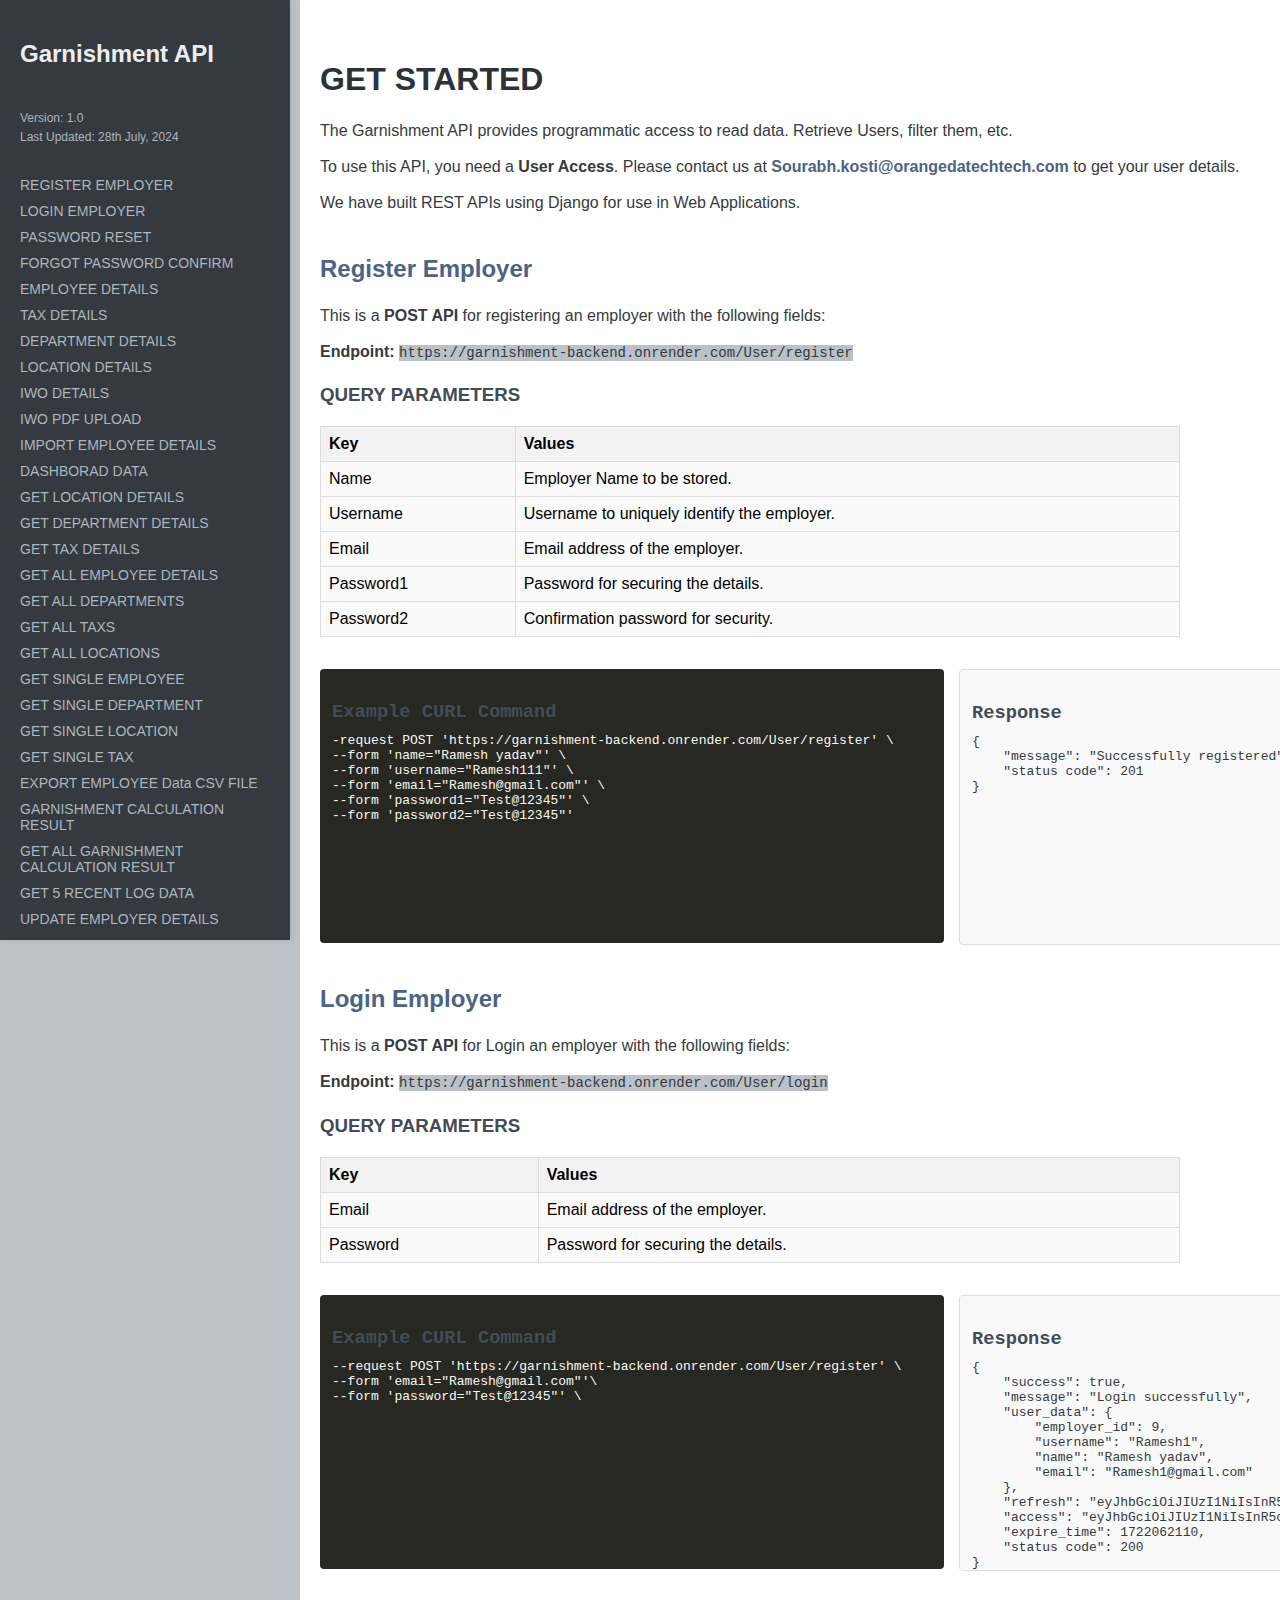
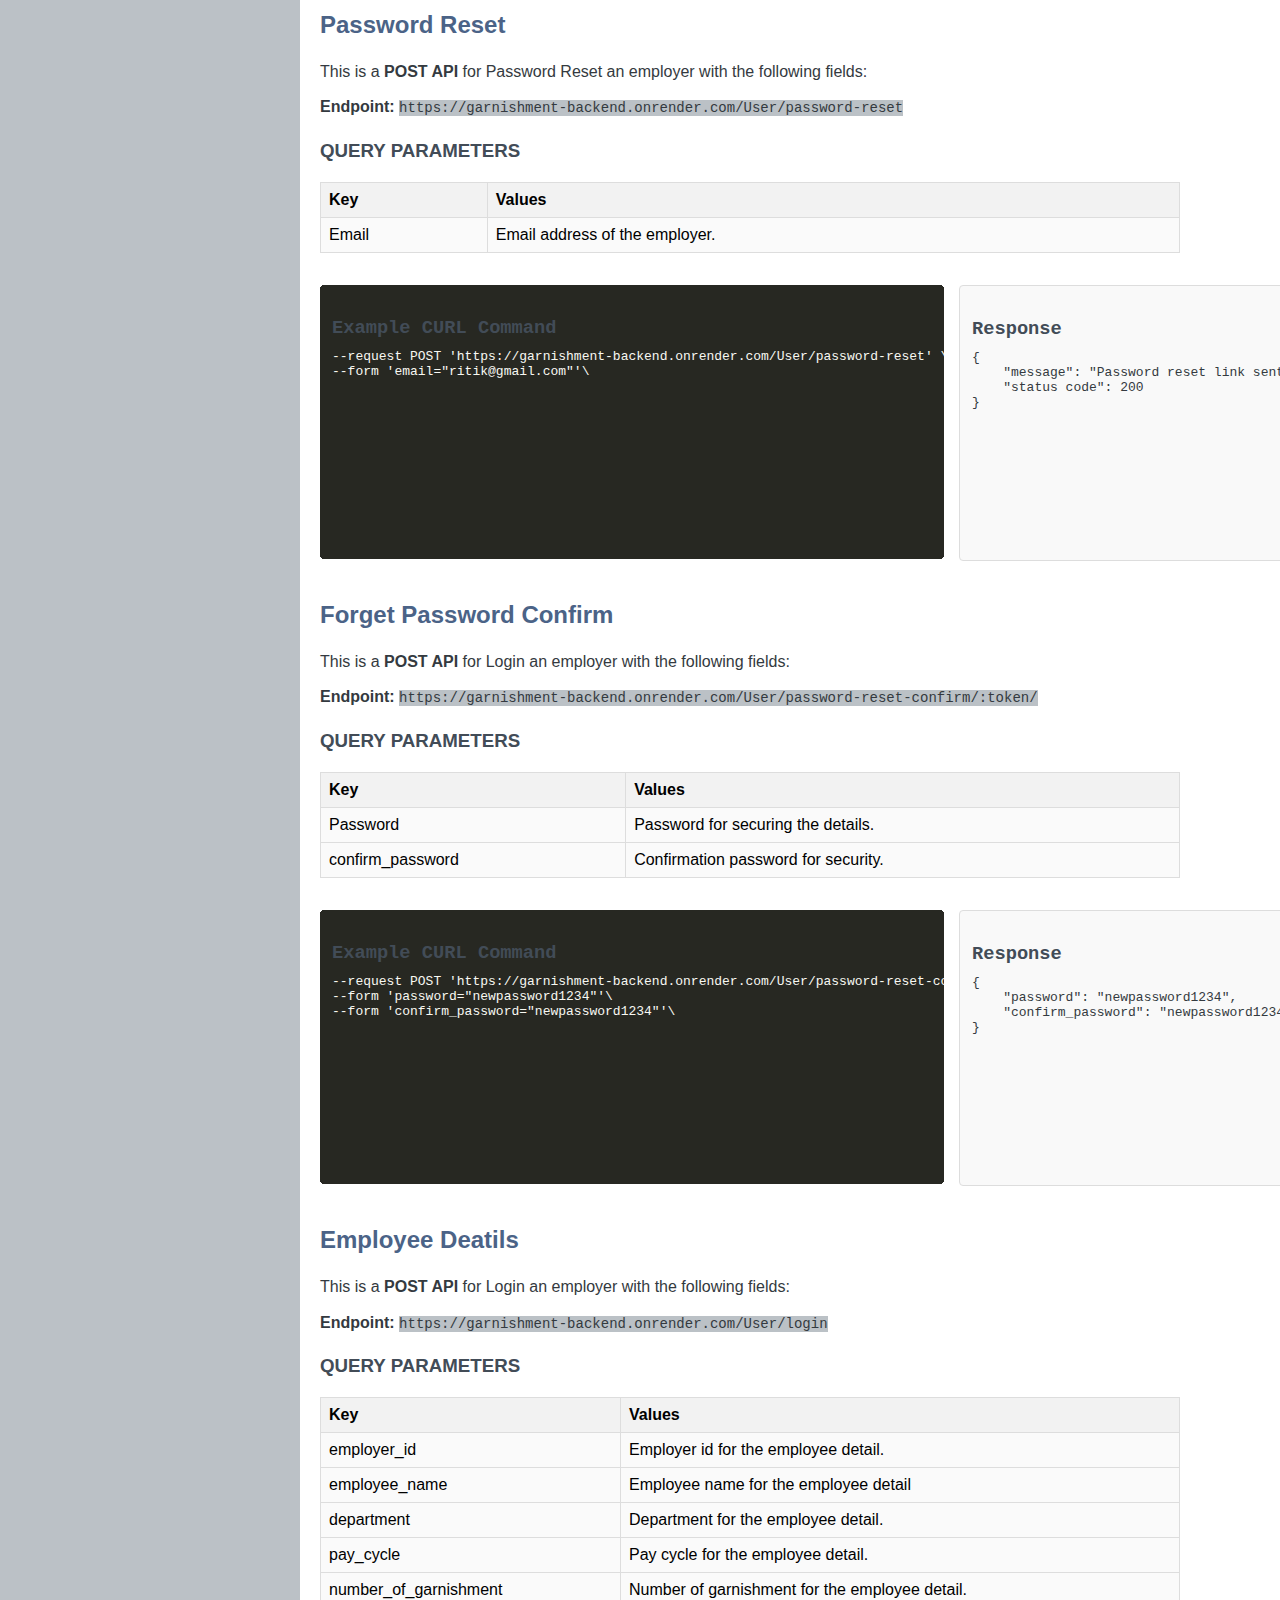
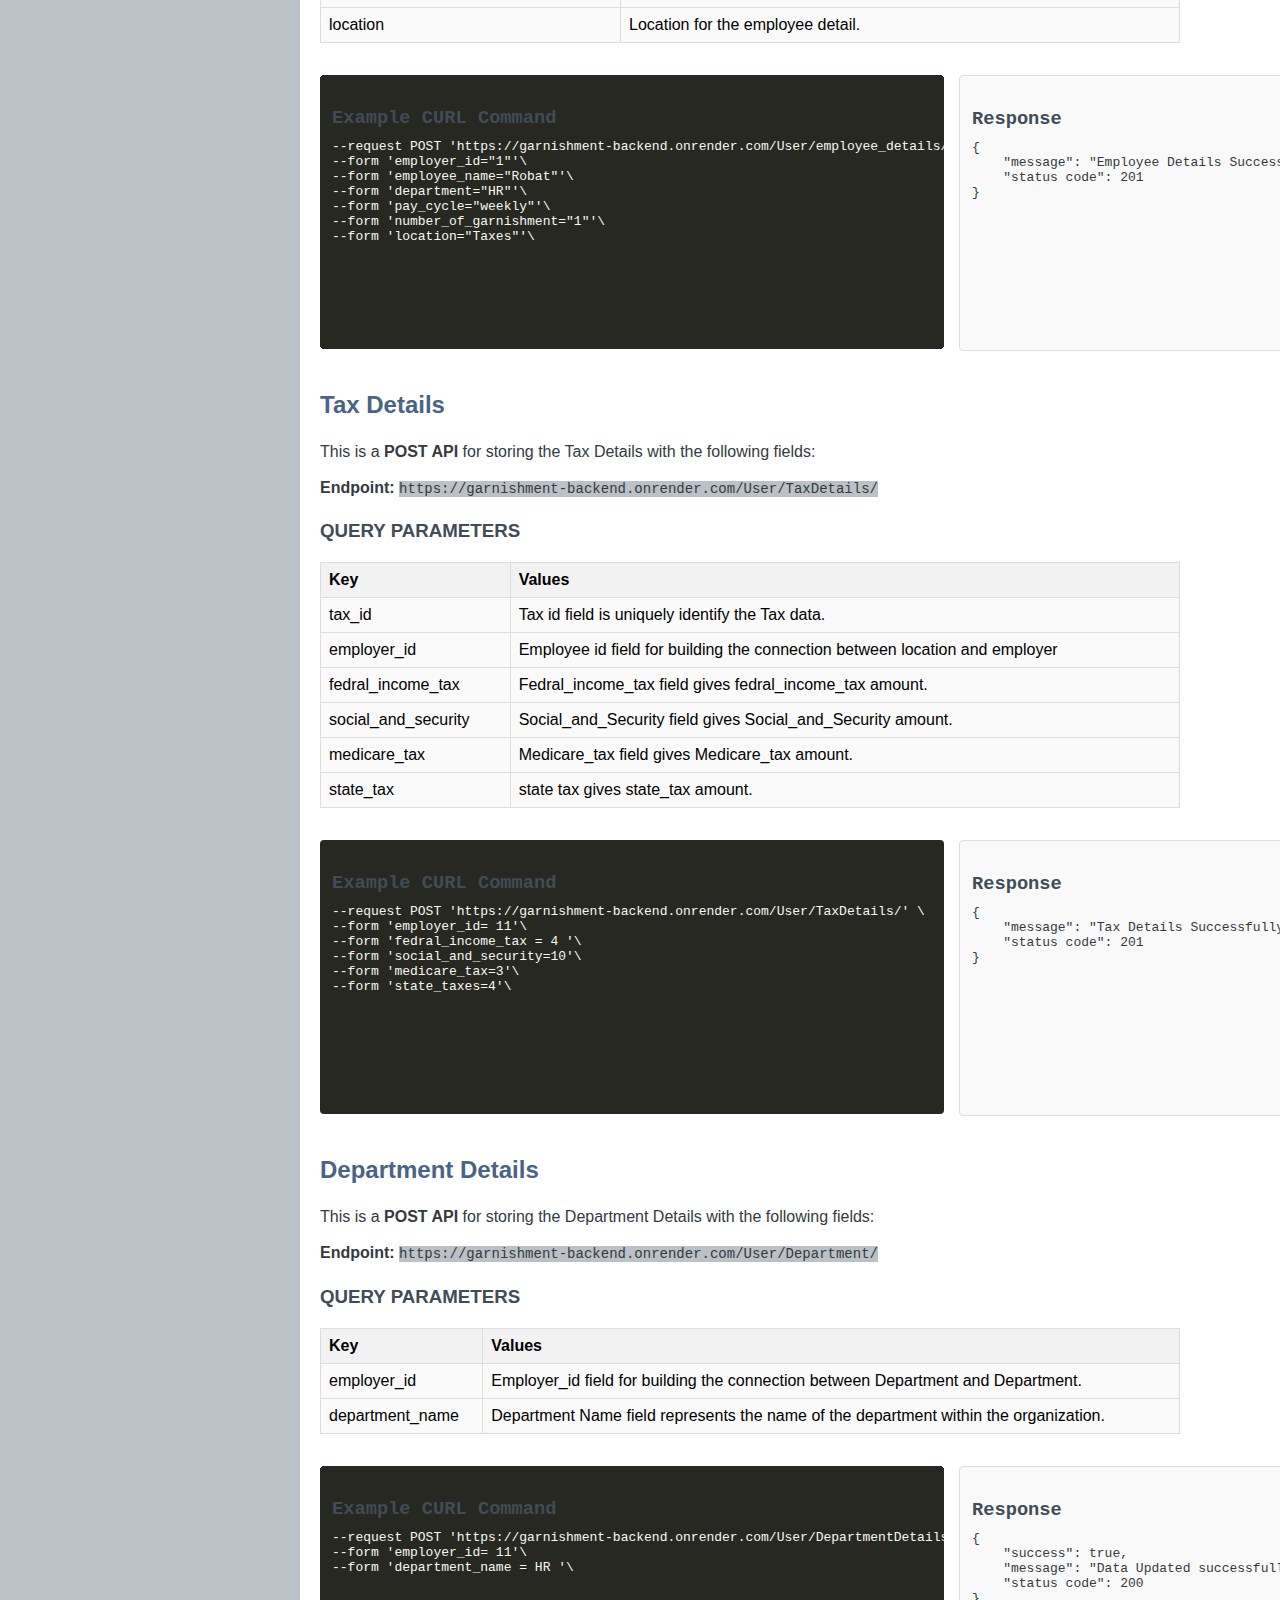
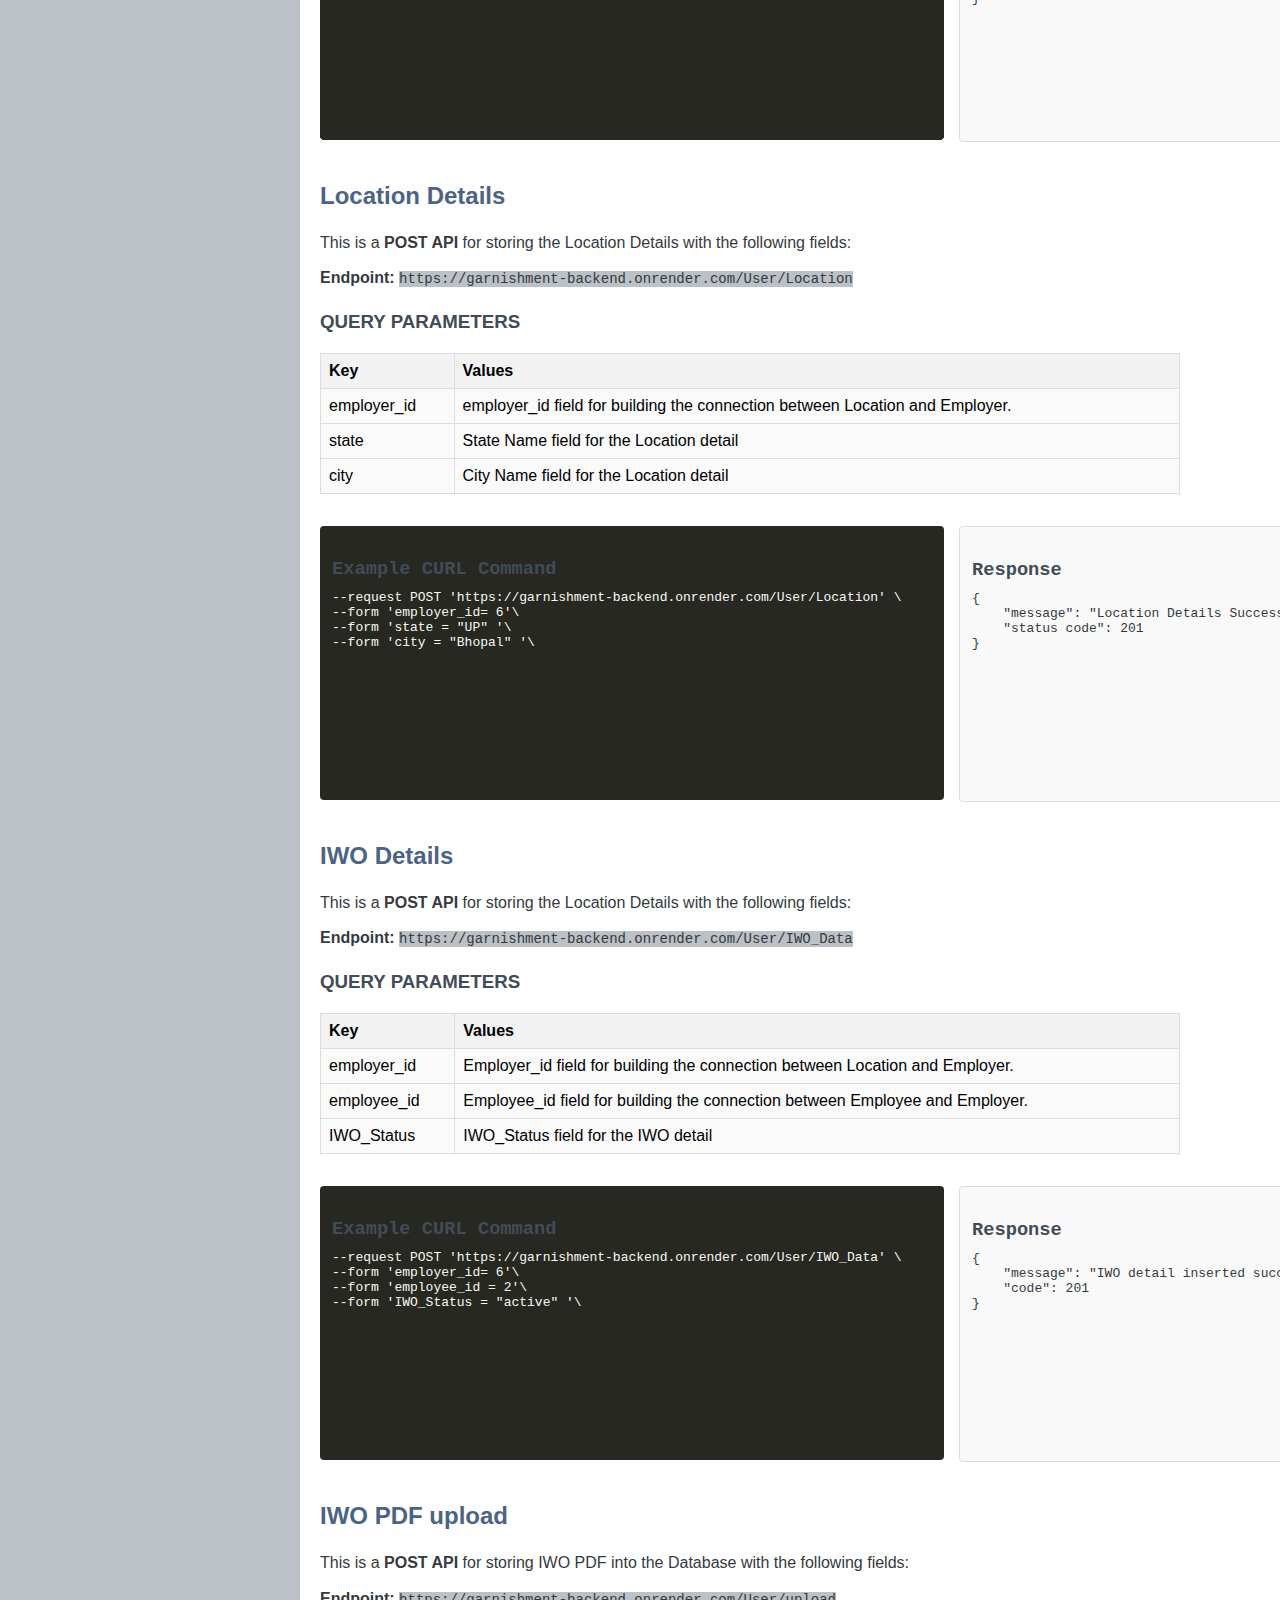
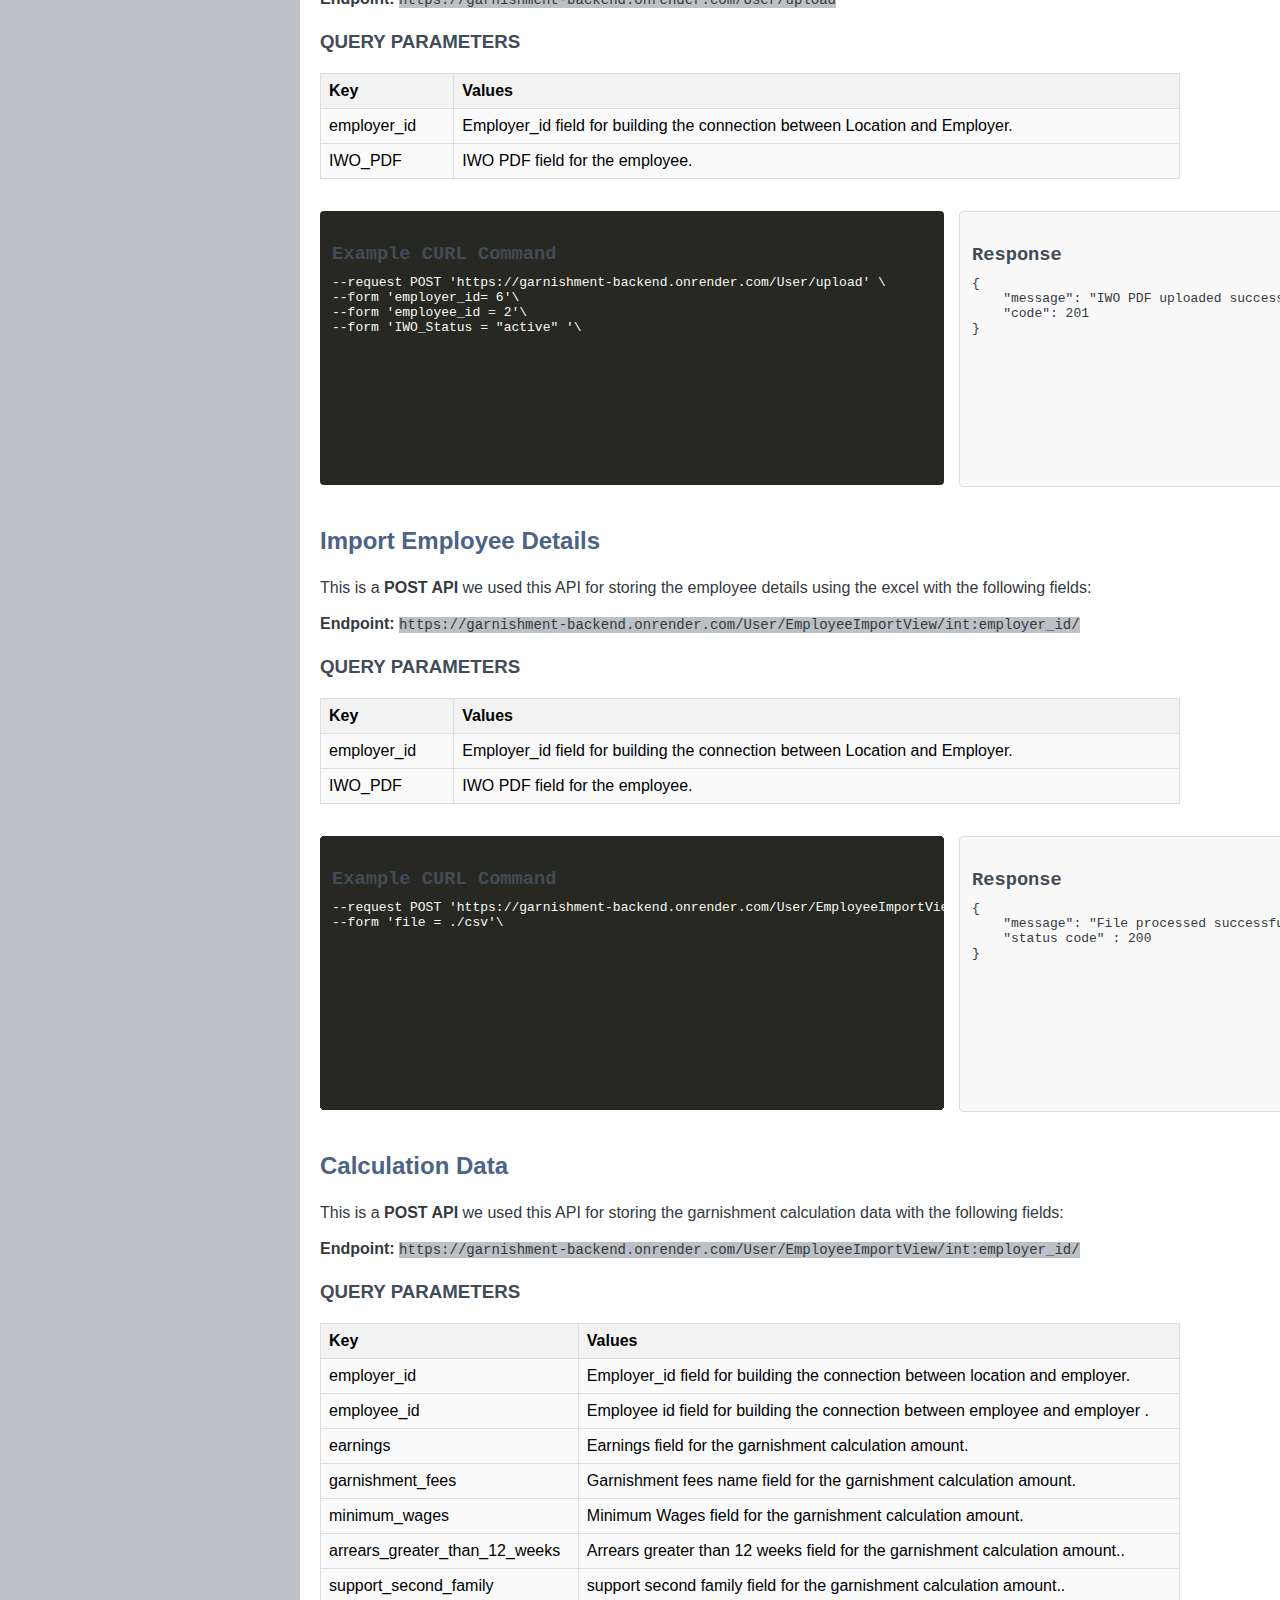
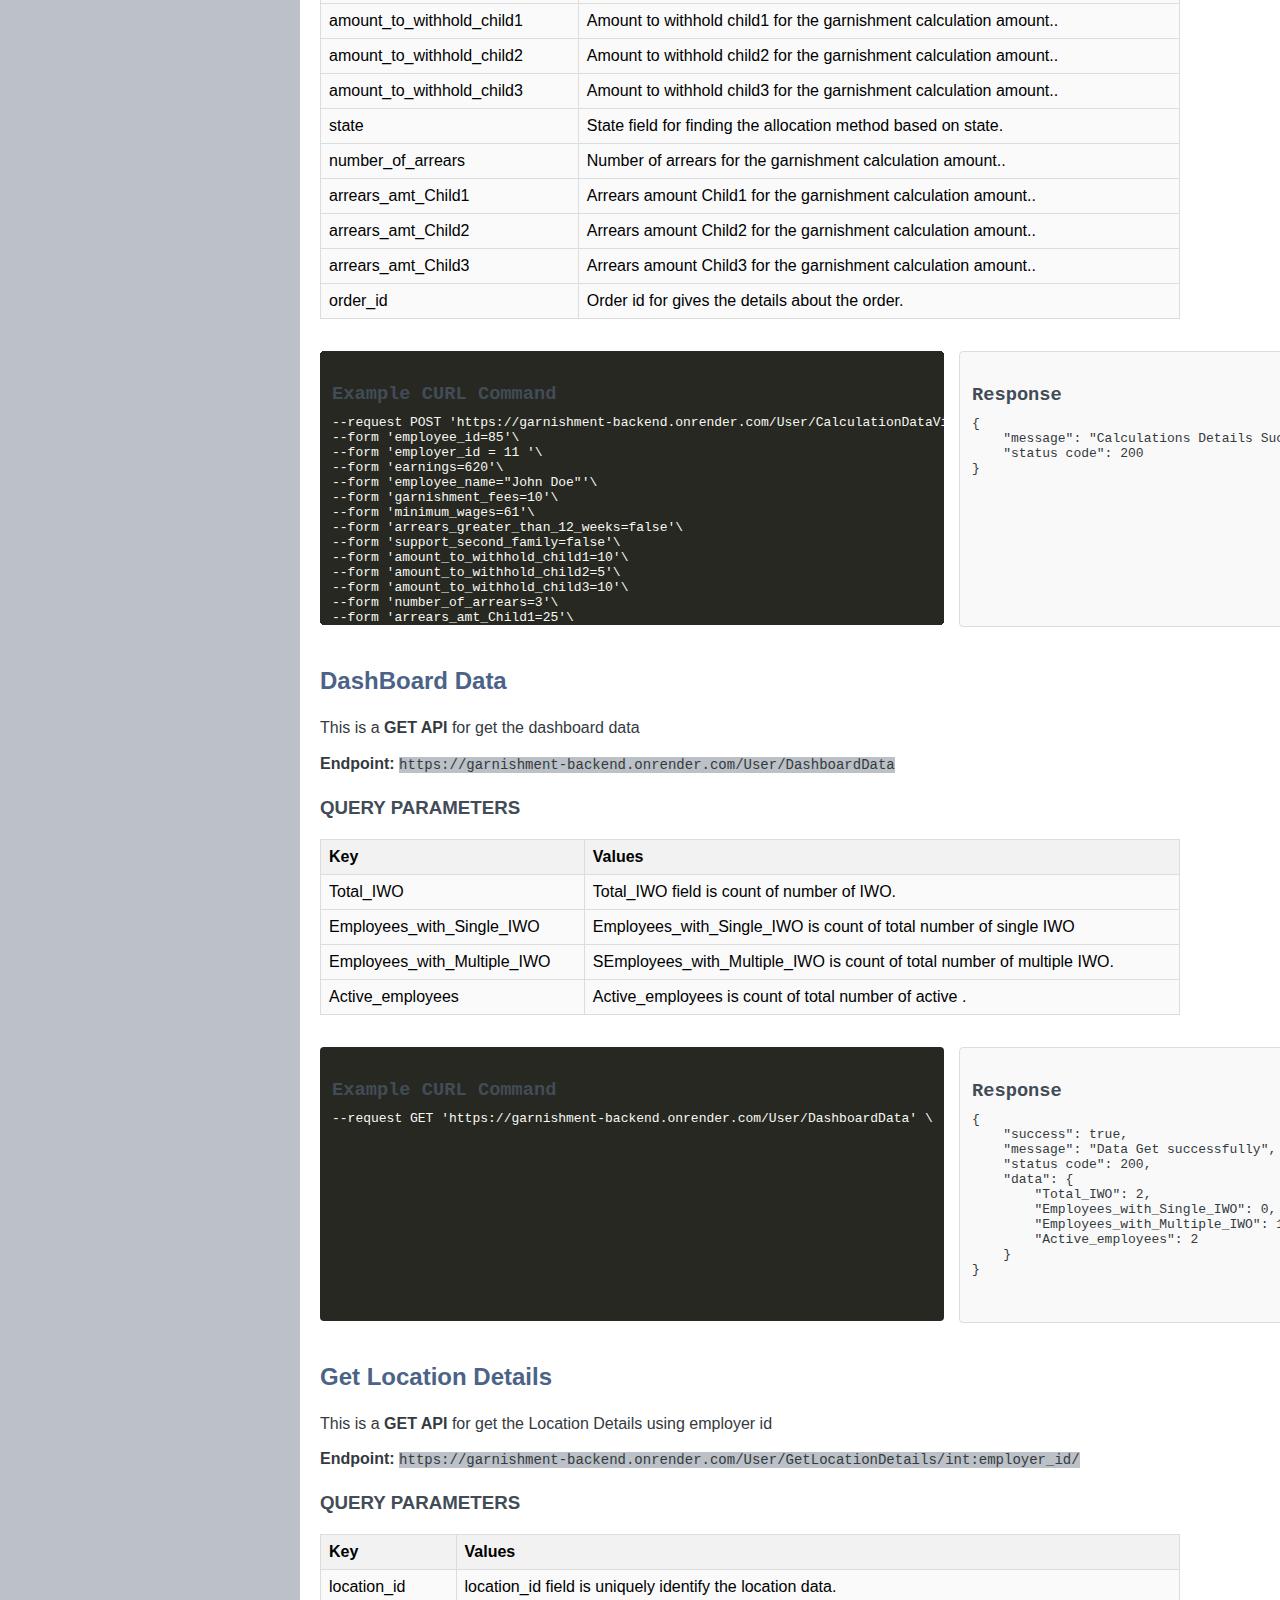
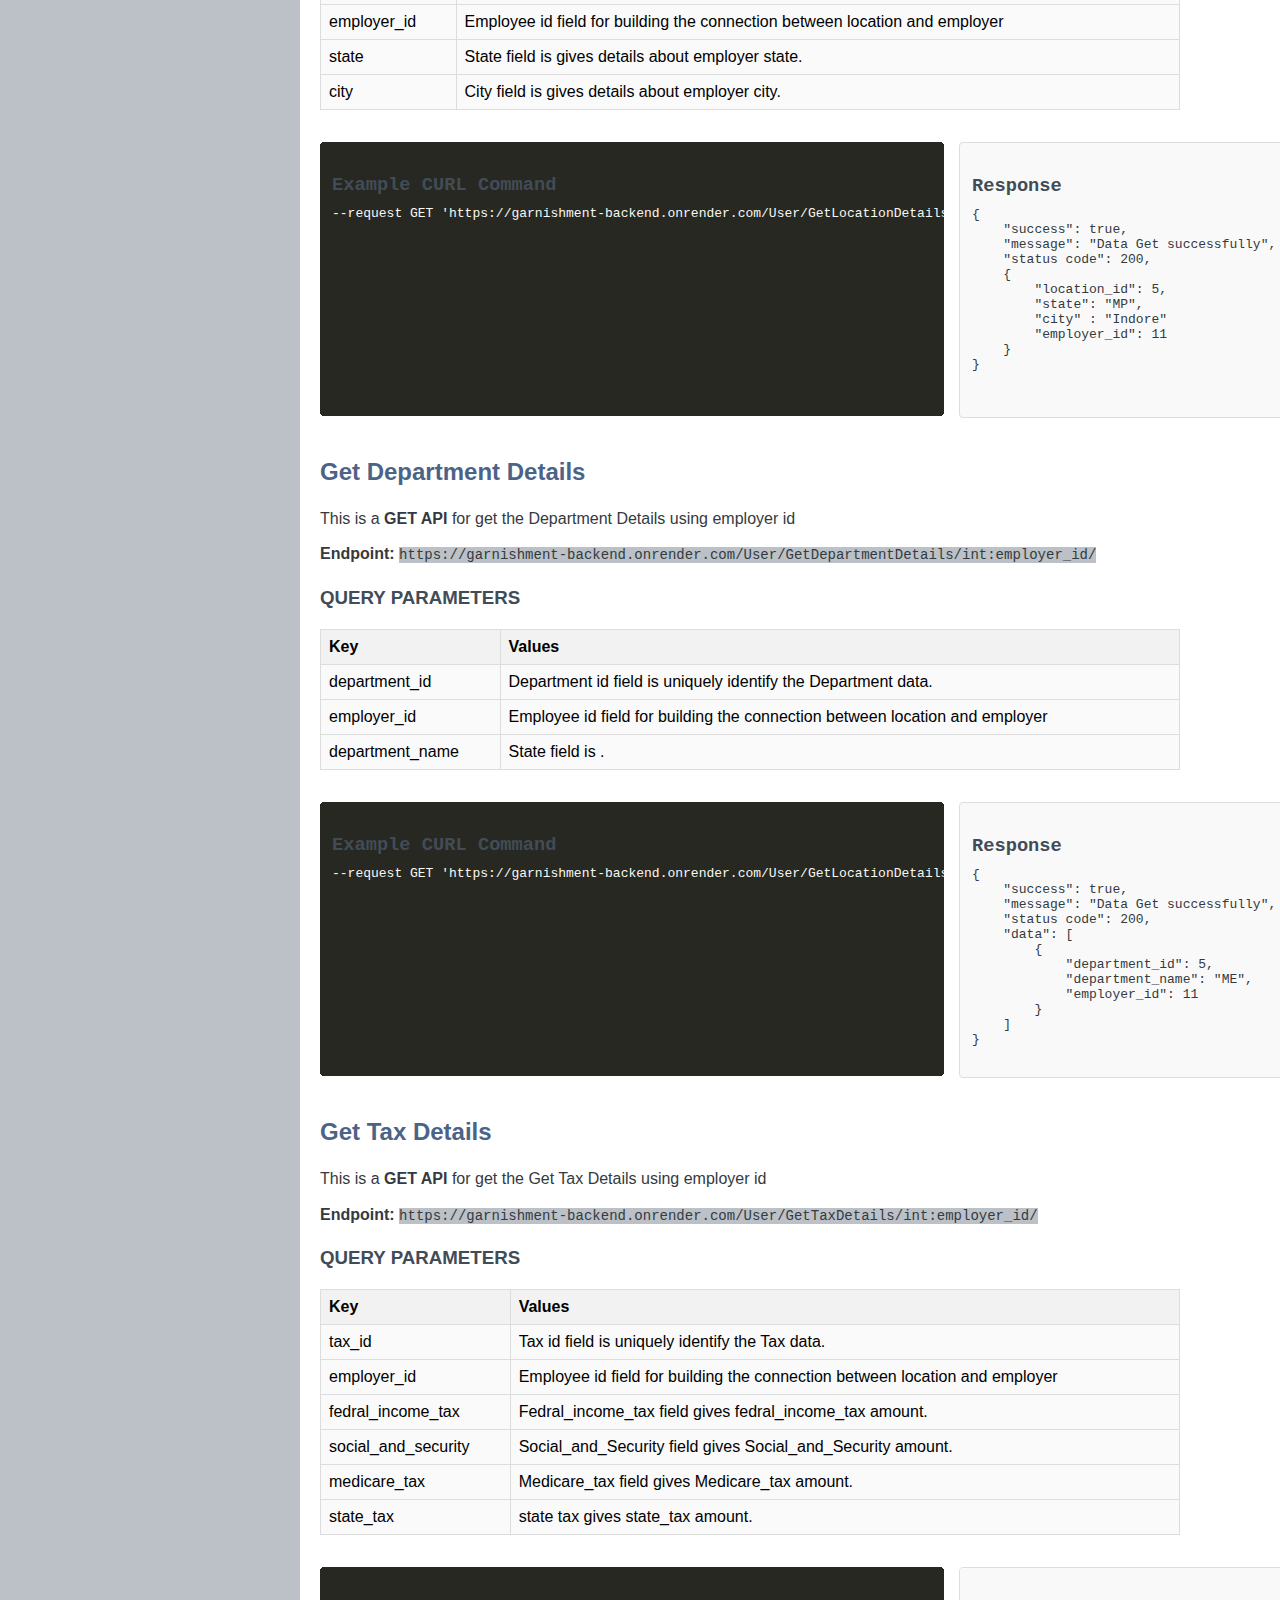
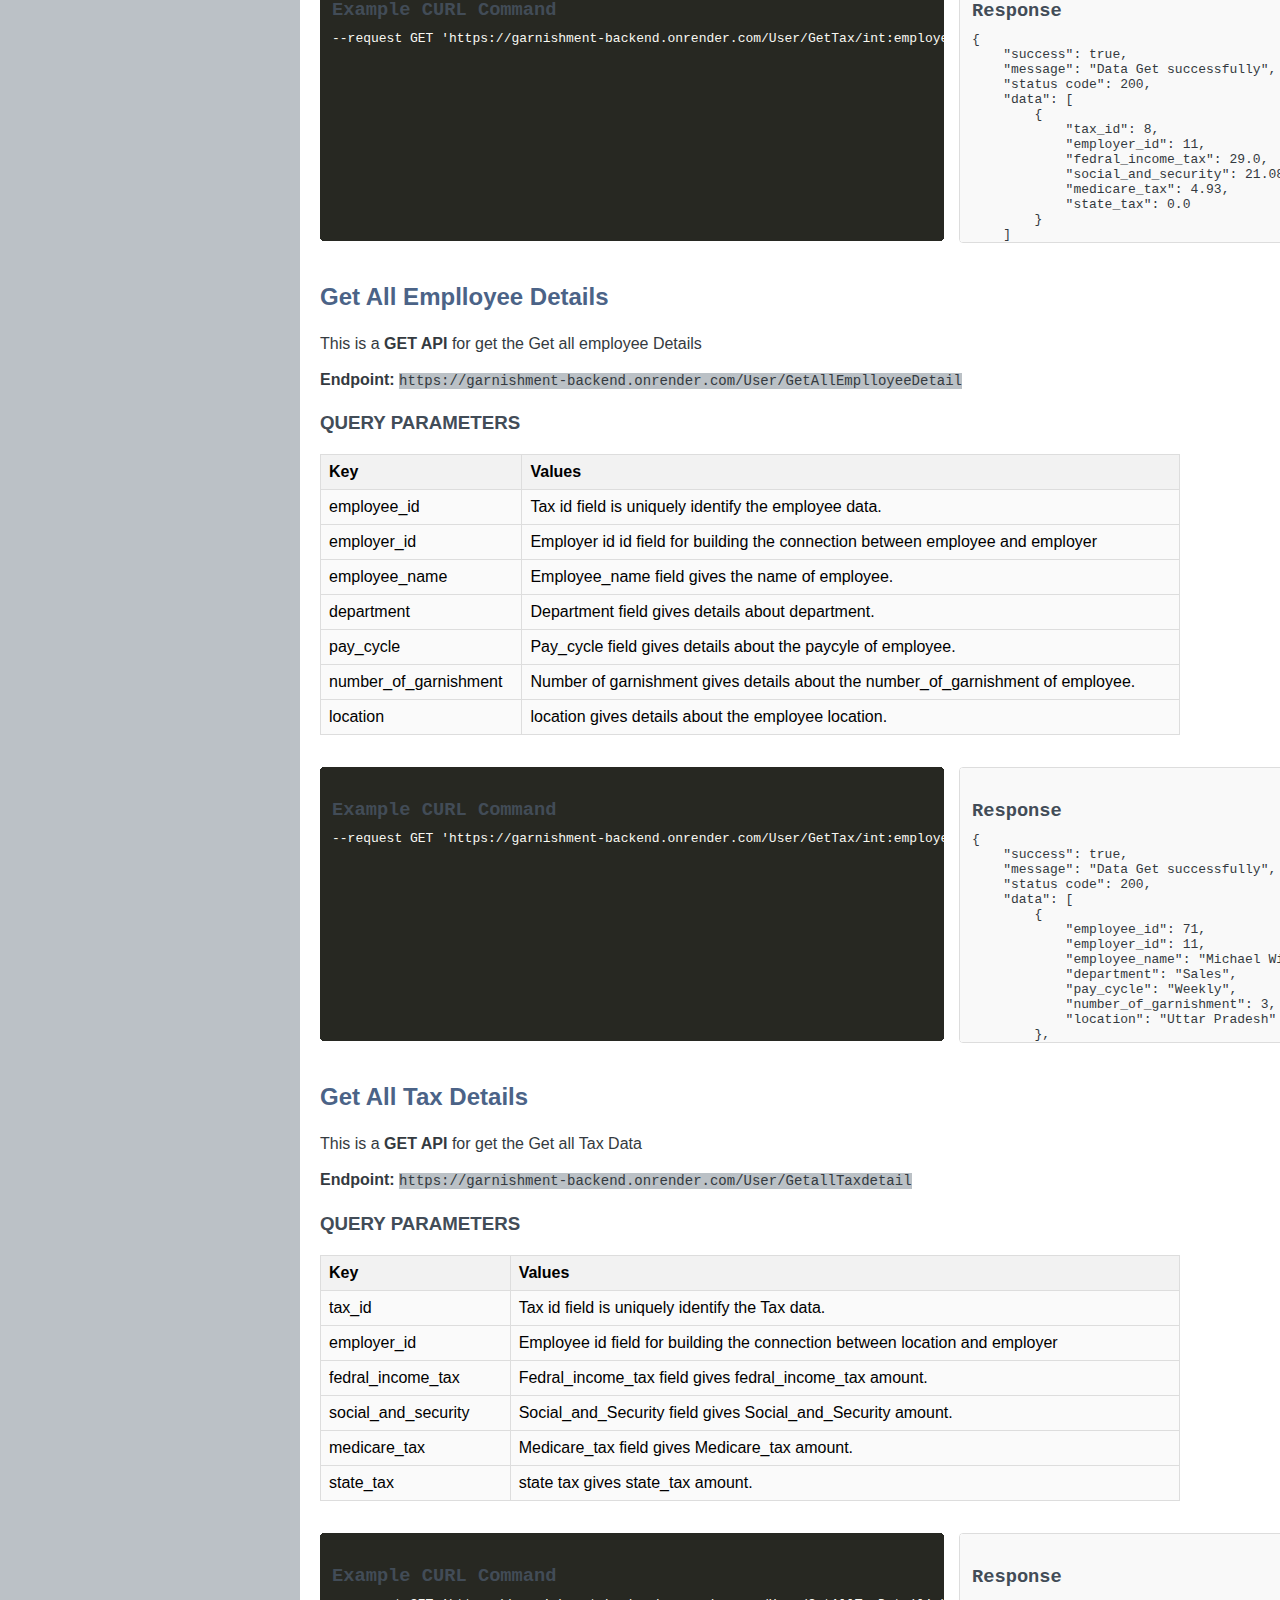
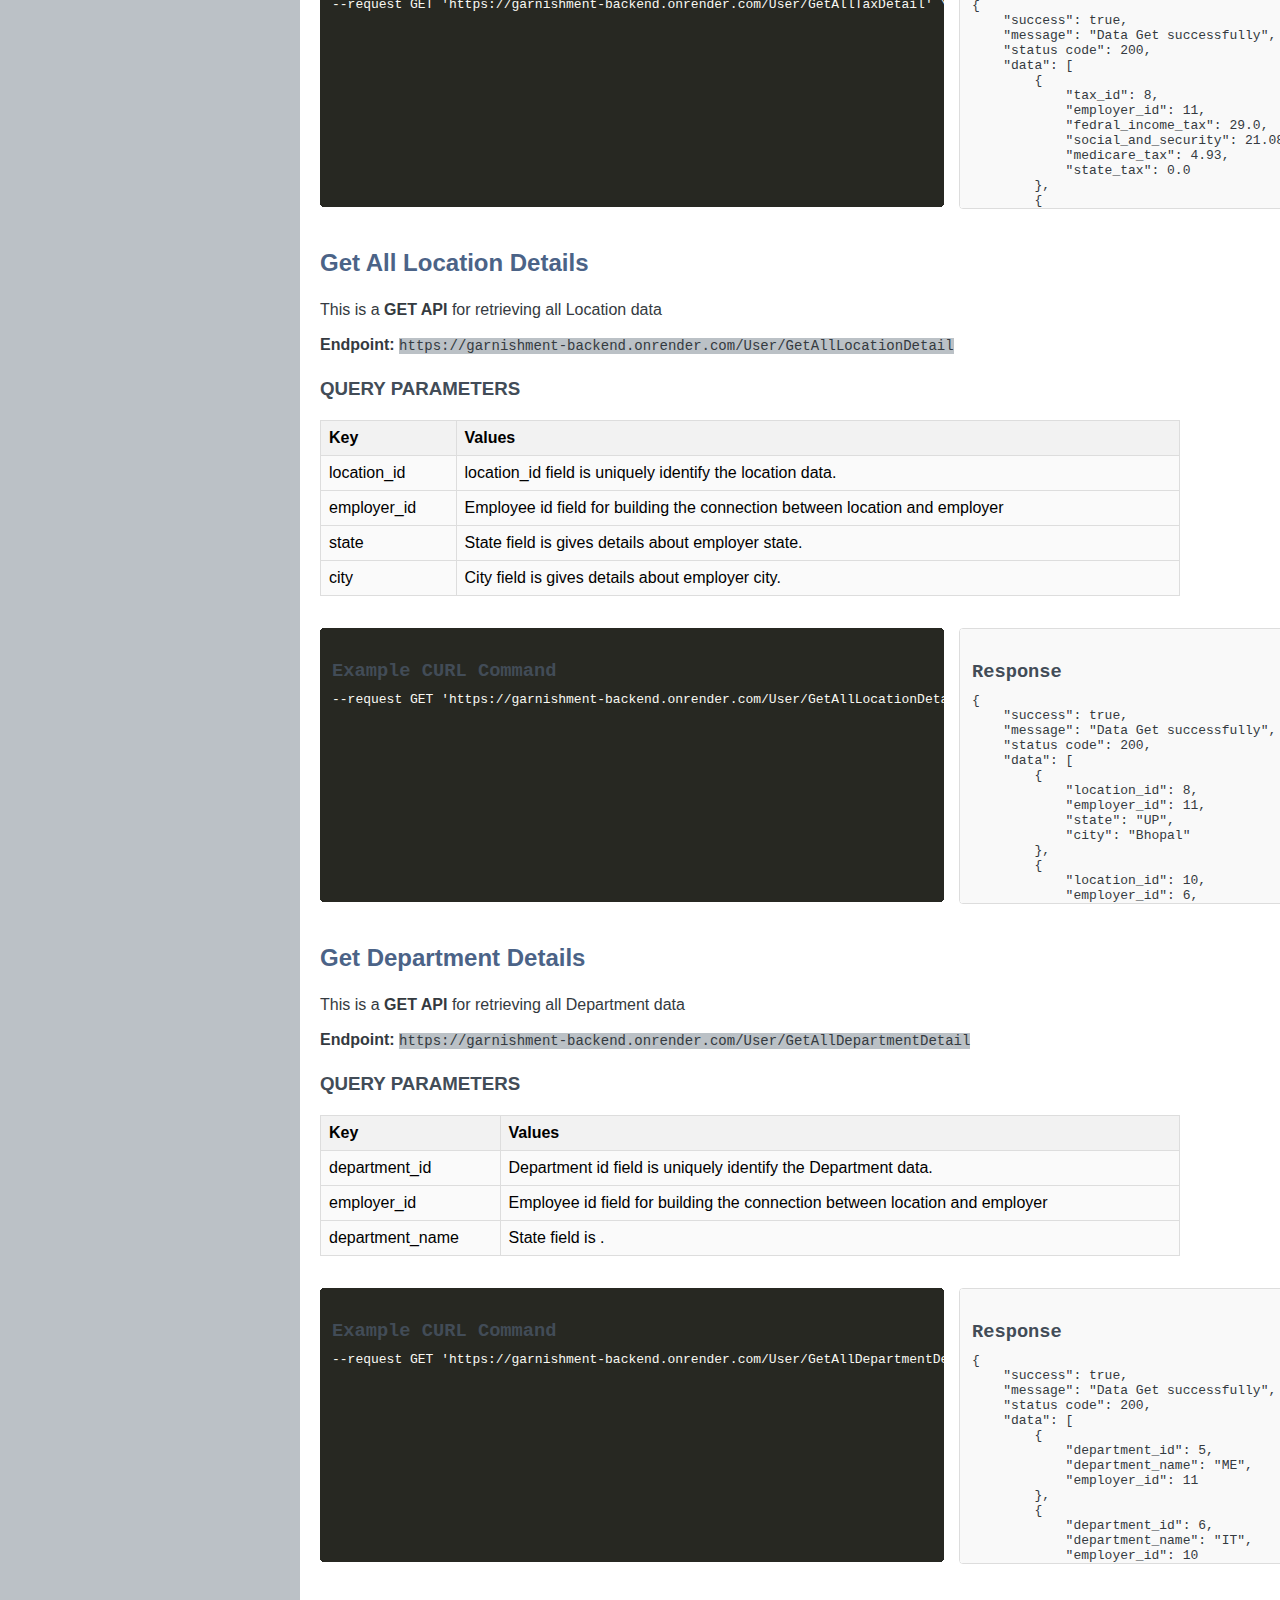
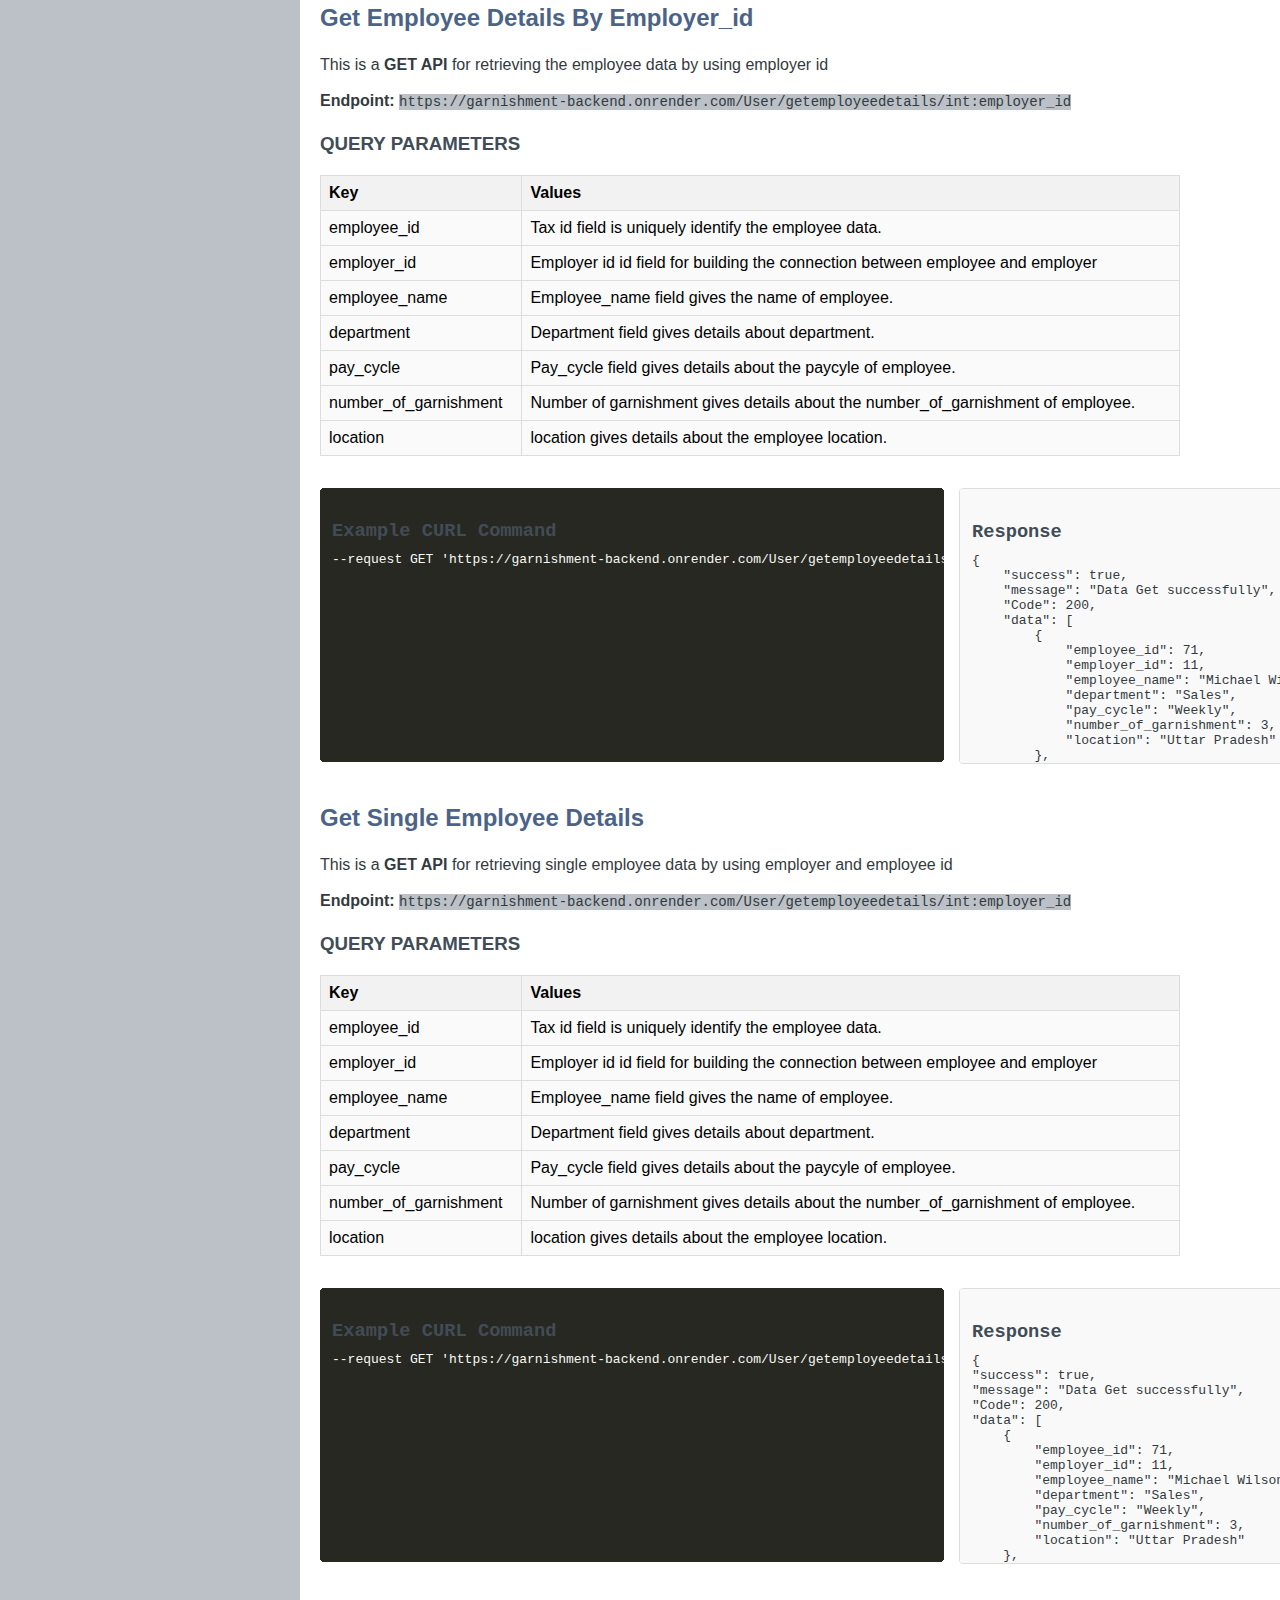
<file: Document.HTML>
<!DOCTYPE html>
<html lang="en">
<head>
    <meta charset="UTF-8">
    <meta name="viewport" content="width=device-width, initial-scale=1.0">
    <title>Garnishment API</title>
    <style>
        body {
            font-family: Arial, sans-serif;
            display: flex;
            margin: 0;
            background-color: #BBC1C6;
            
        }
        .sidebar {
            width: 250px;
            background-color: #343a40;
            color: #fff;
            padding: 20px;
            box-shadow: 2px 0 5px rgba(71, 71, 71, 0.1);
            position: fixed;
            height: 100%;
            overflow-y: auto;
        }
        .sidebar h2 {
            color:  #ebeef0;
            margin-bottom: 20px;
        }
        .sidebar p {
            margin: 5px 0;
            font-size: 12px;
            color: #adb5bd;
        }
        .sidebar a {
            display: block;
            color: #adb5bd;
            text-decoration: none;
            margin: 10px 0;
            font-size: 14px;
        }
        .sidebar a:hover {
            color: #4b6387;
        }
        .content {
            margin-left: 300px; /* Increased the margin-left to create more space */
            padding: 40px 20px;
            flex: 1;
            background-color: #fff;
        }
        .content code{
            background-color: #BBC1C6;
            font-size: 14PX;
        }
        .content h1 {
            color: #2c3237;
            margin-bottom: 20px;
        }
        .content h2 {
            color: #4b6387;
            margin-top: 40px;
            margin-bottom: 20px;
        }
        .content h3 {
            color: #424c57;
            margin-top: 20px;
            margin-bottom: 10px;
        }
        .code-block, .response {
        background-color: #272822;
        color: #f8f8f2;
        padding: 12px;
        border-radius: 4px;
        font-family: 'Courier New', Courier, monospace;
        overflow-x: auto;
        margin-top: 12px;
        flex: 1;
        display: inline-block;
        height: 250px; /* Ensure the height adjusts according to content */
     /* Remove right margin */
        max-width: 600px; /* Limit the maximum width */
    }
    .response {
        background-color: #f9f9f9;
        color: #343a40;
        border: 1px solid #ddd;
        margin-right: 0;
        max-width: 600px; /* Limit the maximum width */
    }
    .code-block pre, .response pre {
        margin: 0;
    }
        .table {
            width: 39%;
            border-collapse: collapse;
            margin: 20px 0;
        }
        .table th, .table td {
            border: 1px solid #ddd;
            padding: 12px;
            text-align: left;
        }
        .table th {
            background-color: #f2f2f2;
        }

        .content p {
            color: #343a40;
            line-height: 1.6;
            margin: 10px 0;
        }
        .content a {
            color: #4b6387;
            text-decoration: none;
            font-weight: bold;
        }
        .content a:hover {
            text-decoration: underline;
        }
        .flex-row {
            display: flex;
            justify-content: space-between;
            gap: 15px;
        }
        /* New styles for the query parameters table */
        .query-params-table {
            width: 68%;
            border-collapse: collapse;
            margin: 20px 0;
        }
        .query-params-table th, .query-params-table td {
            border: 1px solid #ddd;
            padding: 8px;
            text-align: left;
        }
        .query-params-table th {
            background-color: #f2f2f2;
        }
        .query-params-table td {
            background-color: #fafafa;
        }
        
    </style>
    
</head>
<body>
    <div class="sidebar">
        <h2>Garnishment API</h2>
        <br>
        <p>Version: 1.0</p>
        <p>Last Updated: 28th July, 2024</p>
        <br>
        <a href="#Register-Employer">REGISTER EMPLOYER</a>
        <a href="#Login-Employer">LOGIN EMPLOYER</a>
        <a href="#Password Reset">PASSWORD RESET</a>
        <a href="#Forget Password Confirm">FORGOT PASSWORD CONFIRM</a>
        <a href="#Employee Deatils">EMPLOYEE DETAILS</a>
        <a href="#Tax Details">TAX DETAILS</a>
        <a href="#Department Details">DEPARTMENT DETAILS</a>
        <a href="#Location Details">LOCATION DETAILS</a>
        <a href="#IWO Details">IWO DETAILS</a>
        <a href="#IWO PDF upload">IWO PDF UPLOAD</a>
        <a href="#Import Employee Details">IMPORT EMPLOYEE DETAILS </a>
        <a href="#DashBoard Data">DASHBORAD DATA</a>
        <a href="#Get Location Details">GET LOCATION DETAILS</a>
        <a href="#Get Department Details">GET DEPARTMENT DETAILS</a>
        <a href="#Get Tax Details">GET TAX DETAILS</a>
        <a href="#Get All Emplloyee Details">GET ALL EMPLOYEE DETAILS</a>
        <a href="#Get All Departments">GET ALL DEPARTMENTS </a>
        <a href="#Get All Taxs">GET ALL TAXS </a>
        <a href="#Get All locations">GET ALL LOCATIONS</a>
        <a href="#Get Single Employee">GET SINGLE EMPLOYEE</a>
        <a href="#Get Single Department">GET SINGLE DEPARTMENT</a>
        <a href="#Get Single Location">GET SINGLE LOCATION</a>
        <a href="#Get Single Tax">GET SINGLE TAX</a>
        <a href="#Export Employee Data CSV File">EXPORT EMPLOYEE Data CSV FILE</a>
        <a href="#Garnishment Calculation Result">GARNISHMENT CALCULATION RESULT</a>
        <a href="#Get ALL Garnishment Calculation Result">GET ALL GARNISHMENT CALCULATION RESULT</a>
        <a href="#GET 5 Recent Log Data">GET 5 RECENT LOG DATA</a>
        <a href="#Update Employer Details">UPDATE EMPLOYER DETAILS</a>
        <a href="#Update Employee Details">UPDATE EMPLOYEE DETAILS</a>
        <a href="#Update Tax Details">UPDATE TAX DETAILS</a>
        <a href="#Update Department Details">UPDATE DEPARTMENT DETAILS</a>
        <a href="#Update Location Details">UPDATE LOCATION DETAILS</a>
        <a href="#Delete Employee Details">DELETE EMPLOYEE DETAILS</a>
        <a href="#Update Tax Details">DELETE TAX DETAILS</a>
        <a href="#Update Department Details">DELETE DEPARTMENT DETAILS</a>
        <a href="#Update Location Details">DELETE LOCATION DETAILS</a>

    </div>
    <div class="content">
    <section id="POST">
        <section id="get-started">
            <h1>GET STARTED</h1>
            <p>The Garnishment API provides programmatic access to read data. Retrieve Users, filter them, etc.</p>
            <p>To use this API, you need a <strong>User Access</strong>. Please contact us at <a href="mailto:Sourabh.kosti@orangedatechtech.com">Sourabh.kosti@orangedatechtech.com</a> to get your user details.</p>
            <p>We have built REST APIs using Django for use in Web Applications.</p>
        </section>
        <section id="Register-Employer">
            <h2>Register Employer</h2>
            <p>This is a <strong>POST API</strong> for registering an employer with the following fields:</p>
            <p><strong>Endpoint:</strong> <code>https://garnishment-backend.onrender.com/User/register</code></p>
            <h3>QUERY PARAMETERS</h3>
            <table class="query-params-table">

                    <thead>
                        <tr>
                            <th>Key</th>
                            <th>Values</th>
                        </tr>
                    </thead>
                    <tbody>
                        <tr>
                            <td>Name</td>
                            <td>Employer Name to be stored.</td>
                        </tr>
                        <tr>
                            <td>Username</td>
                            <td>Username to uniquely identify the employer.</td>
                        </tr>
                        <tr>
                            <td>Email</td>
                            <td>Email address of the employer.</td>
                        </tr>
                        <tr>
                            <td>Password1</td>
                            <td>Password for securing the details.</td>
                        </tr>
                        <tr>
                            <td>Password2</td>
                            <td>Confirmation password for security.</td>
                        </tr>
                    </tbody>
                </table>
            <div class="flex-row">
                <div class="code-block">
                    <h3>Example CURL Command</h3>
                    <pre>
-request POST 'https://garnishment-backend.onrender.com/User/register' \
--form 'name="Ramesh yadav"' \
--form 'username="Ramesh111"' \
--form 'email="Ramesh@gmail.com"' \
--form 'password1="Test@12345"' \
--form 'password2="Test@12345"'
                    </pre>
                </div>
                <div class="response">
                    <h3>Response</h3>
                    <pre>
{
    "message": "Successfully registered",
    "status code": 201
}
                    </pre>
                </div>
            </div>
        </section>
        <section id="Login-Employer">
            <h2>Login Employer</h2>
            <p>This is a <strong>POST API</strong> for Login an employer with the following fields:</p>
            <p><strong>Endpoint:</strong> <code>https://garnishment-backend.onrender.com/User/login</code></p>
            <h3>QUERY PARAMETERS</h3>
            <table class="query-params-table">

                    <thead>
                        <tr>
                            <th>Key</th>
                            <th>Values</th>
                        </tr>
                    </thead>
                    <tbody>
                        <tr>
                            <td>Email</td>
                            <td>Email address of the employer.</td>
                        </tr>
                        <tr>
                            <td>Password</td>
                            <td>Password for securing the details.</td>
                        </tr>
                    </tbody>
                </table>
            <div class="flex-row">
                <div class="code-block">
                    <h3>Example CURL Command</h3>
                    <pre>
--request POST 'https://garnishment-backend.onrender.com/User/register' \
--form 'email="Ramesh@gmail.com"'\
--form 'password="Test@12345"' \

                    </pre>
                </div>
                <div class="response">
                    <h3>Response</h3>
                    <pre>
{
    "success": true,
    "message": "Login successfully",
    "user_data": {
        "employer_id": 9,
        "username": "Ramesh1",
        "name": "Ramesh yadav",
        "email": "Ramesh1@gmail.com"
    },
    "refresh": "eyJhbGciOiJIUzI1NiIsInR5cCI6IkpXVCJ9.eyJ0b2tlbl90eXBlIjoicmVmcmVzaCIsImV4cCI6MTcyMjkyNTgxMCwiaWF0IjoxNzIyMDYxODEwLCJqdGkiOiIwYWY0OTljNGI4YzA0M2NkOTczMGY4MWY3YTA3MGNiYyIsInVzZXJfaWQiOjl9.zuxlUUUjQjsNKgiVzWS0EKQNIYfylnw0-WSJD1gl6xY",
    "access": "eyJhbGciOiJIUzI1NiIsInR5cCI6IkpXVCJ9.eyJ0b2tlbl90eXBlIjoiYWNjZXNzIiwiZXhwIjoxNzIyMDYyMTEwLCJpYXQiOjE3MjIwNjE4MTAsImp0aSI6IjUzNjg4Y2FjMmM1MjQ1NGQ5MjgwYTVhOGY4NTFmMjExIiwidXNlcl9pZCI6OX0.RUSVG9wIEAJxE8Vr-iDTlzywn9lRhSDyTqTaJqU-6X4",
    "expire_time": 1722062110,
    "status code": 200
}
                    </pre>
                </div>
            </div>
        </section>
        <section id="Password Reset">
            <h2>Password Reset</h2>
            <p>This is a <strong>POST API</strong> for Password Reset an employer with the following fields:</p>
            <p><strong>Endpoint:</strong> <code>https://garnishment-backend.onrender.com/User/password-reset</code></p>
            <h3>QUERY PARAMETERS</h3>
            <table class="query-params-table">
                    <thead>
                        <tr>
                            <th>Key</th>
                            <th>Values</th>
                        </tr>
                    </thead>
                    <tbody>
                    <tr>    
                        <td>Email</td>
                        <td>Email address of the employer.</td>
                    </tr>
                    </tbody>
                </table>
            <div class="flex-row">
                <div class="code-block">
                    <h3>Example CURL Command</h3>
                    <pre>
--request POST 'https://garnishment-backend.onrender.com/User/password-reset' \
--form 'email="ritik@gmail.com"'\
                 </pre>
                </div>
                <div class="response">
                    <h3>Response</h3>
                    <pre>
{
    "message": "Password reset link sent.",
    "status code": 200
}
                    </pre>
                </div>
            </div>
        </section>
        <section id="Forget Password Confirm">
            <h2>Forget Password Confirm</h2>
            <p>This is a <strong>POST API</strong> for Login an employer with the following fields:</p>
            <p><strong>Endpoint:</strong> <code>https://garnishment-backend.onrender.com/User/password-reset-confirm/:token/</code></p>
            <h3>QUERY PARAMETERS</h3>
            <table class="query-params-table">
                    <thead>
                        <tr>
                            <th>Key</th>
                            <th>Values</th>
                        </tr>
                    </thead>
                    <tbody>
                        <tr>
                            <td>Password</td>
                            <td>Password for securing the details.</td>
                        </tr>
                        <tr>
                            <td>confirm_password</td>
                            <td>Confirmation password for security.</td>
                        </tr>
                    </tbody>
                </table>
            <div class="flex-row">
                <div class="code-block">
                    <h3>Example CURL Command</h3>
                    <pre>
--request POST 'https://garnishment-backend.onrender.com/User/password-reset-confirm/:token' \
--form 'password="newpassword1234"'\
--form 'confirm_password="newpassword1234"'\
                    </pre>
                </div>
                <div class="response">
                    <h3>Response</h3>
                    <pre>
{
    "password": "newpassword1234",
    "confirm_password": "newpassword1234"
}
                        
                    </pre>
                </div>
            </div>
        </section>
        <section id="Employee Deatils">
            <h2>Employee Deatils</h2>
            <p>This is a <strong>POST API</strong> for Login an employer with the following fields:</p>
            <p><strong>Endpoint:</strong> <code>https://garnishment-backend.onrender.com/User/login</code></p>
            <h3>QUERY PARAMETERS</h3>
            <table class="query-params-table">
                    <thead>
                        <tr>
                            <th>Key</th>
                            <th>Values</th>
                        </tr>
                    </thead>
                    <tbody>
                        <tr>
                            <td>employer_id</td>
                            <td>Employer id for the employee detail.</td>
                        </tr>
                        <tr>
                            <td>employee_name</td>
                            <td>Employee name  for the employee detail</td>
                        </tr>
                        <tr>
                            <td>department</td>
                            <td>Department for the employee detail.</td>
                        </tr>
                        <tr>
                            <td>pay_cycle</td>
                            <td>Pay cycle for the employee detail.</td>
                        </tr>
                        <tr>
                            <td>number_of_garnishment</td>
                            <td>Number of garnishment for the employee detail.</td>
                        </tr>
                        <tr>
                            <td>location</td>
                            <td>Location for the employee detail.</td>
                        </tr>
                    </tbody>
                </table>
            <div class="flex-row">
                <div class="code-block">
                    <h3>Example CURL Command</h3>
                    <pre>
--request POST 'https://garnishment-backend.onrender.com/User/employee_details/' \
--form 'employer_id="1"'\
--form 'employee_name="Robat"'\
--form 'department="HR"'\
--form 'pay_cycle="weekly"'\
--form 'number_of_garnishment="1"'\
--form 'location="Taxes"'\

                    </pre>
                </div>
                <div class="response">
                    <h3>Response</h3>
                    <pre>
{
    "message": "Employee Details Successfully Registered",
    "status code": 201
}
                    </pre>
                </div>
            </div>
        </section>
        <section id="Tax Details">
            <h2>Tax Details</h2>
            <p>This is a <strong>POST API</strong> for storing the Tax Details with the following fields:</p>
            <p><strong>Endpoint:</strong> <code>https://garnishment-backend.onrender.com/User/TaxDetails/</code></p>
            <h3>QUERY PARAMETERS</h3>
            <table class="query-params-table">
                    <thead>
                        <tr>
                            <th>Key</th>
                            <th>Values</th>
                        </tr>
                    </thead>
                    <tbody>
                        <tr>
                            <td>tax_id</td>
                            <td>Tax id field is uniquely identify the Tax data.</td>
                        </tr>
                        <tr>
                            <td>employer_id</td>
                            <td>Employee id field for building the connection between location and employer </td>
                        </tr>
                        <tr>
                            <td>fedral_income_tax</td>
                            <td>Fedral_income_tax field gives fedral_income_tax amount.</td>
                        </tr>
                        <tr>
                            <td>social_and_security</td>
                            <td>Social_and_Security field gives Social_and_Security amount.</td>
                        </tr> 
                        <tr>
                            <td>medicare_tax</td>
                            <td>Medicare_tax field gives Medicare_tax amount.</td>
                        </tr>
                        <tr>
                            <td>state_tax</td>
                            <td>state tax gives state_tax amount.</td>
                        </tr>                         
                    </tbody>
                </table>
            <div class="flex-row">
                <div class="code-block">
                    <h3>Example CURL Command</h3>
                    <pre>
--request POST 'https://garnishment-backend.onrender.com/User/TaxDetails/' \
--form 'employer_id= 11'\
--form 'fedral_income_tax = 4 '\
--form 'social_and_security=10'\
--form 'medicare_tax=3'\
--form 'state_taxes=4'\
                    </pre>
                </div>
                <div class="response">
                    <h3>Response</h3>
                    <pre>
{
    "message": "Tax Details Successfully Registered",
    "status code": 201
}
                    </pre>
                </div>
            </div>
        </section>
        <section id="Department Details">
            <h2>Department Details</h2>
            <p>This is a <strong>POST API</strong> for storing the Department Details with the following fields:</p>
            <p><strong>Endpoint:</strong> <code>https://garnishment-backend.onrender.com/User/Department/</code></p>
            <h3>QUERY PARAMETERS</h3>
            <table class="query-params-table">
                    <thead>
                        <tr>
                            <th>Key</th>
                            <th>Values</th>
                        </tr>
                    </thead>
                    <tbody>
                        <tr>
                            <td>employer_id</td>
                            <td>Employer_id  field for building the connection between Department and Department.</td>
                        </tr>
                        <tr>
                            <td>department_name</td>
                            <td>Department Name field represents the name of the department within the organization.</td>
                        </tr>                      
                    </tbody>
                </table>
            <div class="flex-row">
                <div class="code-block">
                    <h3>Example CURL Command</h3>
                    <pre>
--request POST 'https://garnishment-backend.onrender.com/User/DepartmentDetailsUpdate/int:employer_id/' \
--form 'employer_id= 11'\
--form 'department_name = HR '\

                    </pre>
                </div>
                <div class="response">
                    <h3>Response</h3>
                    <pre>
{
    "success": true,
    "message": "Data Updated successfully",
    "status code": 200
}
                    </pre>
                </div>
            </div>
        </section>
        <section id="Location Details">
            <h2>Location Details</h2>
            <p>This is a <strong>POST API</strong> for storing the Location Details with the following fields:</p>
            <p><strong>Endpoint:</strong> <code>https://garnishment-backend.onrender.com/User/Location</code></p>
            <h3>QUERY PARAMETERS</h3>
            <table class="query-params-table">
                    <thead>
                        <tr>
                            <th>Key</th>
                            <th>Values</th>
                        </tr>
                    </thead>
                    <tbody>
                        <tr>
                            <td>employer_id</td>
                            <td>employer_id  field for building the connection between Location and Employer.</td>
                        </tr>
                        <tr>
                            <td>state</td>
                            <td>State Name field for the Location detail</td>
                        </tr>  
                        <tr>
                            <td>city</td>
                            <td>City Name field for the Location detail</td>
                        </tr>                      
                    </tbody>
                </table>
            <div class="flex-row">
                <div class="code-block">
                    <h3>Example CURL Command</h3>
                    <pre>
--request POST 'https://garnishment-backend.onrender.com/User/Location' \
--form 'employer_id= 6'\
--form 'state = "UP" '\
--form 'city = "Bhopal" '\
                    </pre>
                </div>
                <div class="response">
                    <h3>Response</h3>
                    <pre>
{
    "message": "Location Details Successfully Registered",
    "status code": 201
}
                    </pre>
                </div>
            </div>
        </section>

        <section id="IWO Details">
            <h2>IWO Details</h2>
            <p>This is a <strong>POST API</strong> for storing the Location Details with the following fields:</p>
            <p><strong>Endpoint:</strong> <code>https://garnishment-backend.onrender.com/User/IWO_Data</code></p>
            <h3>QUERY PARAMETERS</h3>
            <table class="query-params-table">
                    <thead>
                        <tr>
                            <th>Key</th>
                            <th>Values</th>
                        </tr>
                    </thead>
                    <tbody>
                        <tr>
                            <td>employer_id</td>
                            <td>Employer_id  field for building the connection between Location and Employer.</td>
                        </tr>
                        <tr>
                            <td>employee_id</td>
                            <td>Employee_id  field for building the connection between Employee and Employer.</td>
                        </tr>  
                        <tr>
                            <td>IWO_Status</td>
                            <td>IWO_Status field for the IWO detail</td>
                        </tr>                      
                    </tbody>
                </table>
            <div class="flex-row">
                <div class="code-block">
                    <h3>Example CURL Command</h3>
                    <pre>
--request POST 'https://garnishment-backend.onrender.com/User/IWO_Data' \
--form 'employer_id= 6'\
--form 'employee_id = 2'\
--form 'IWO_Status = "active" '\
                    </pre>
                </div>
                <div class="response">
                    <h3>Response</h3>
                    <pre>
{
    "message": "IWO detail inserted successfully",
    "code": 201
}
                    </pre>
                </div>
            </div>
        </section>
        <section id="IWO PDF upload">
            <h2>IWO PDF upload</h2>
            <p>This is a <strong>POST API</strong> for storing IWO PDF into the Database with the following fields:</p>
            <p><strong>Endpoint:</strong> <code>https://garnishment-backend.onrender.com/User/upload</code></p>
            <h3>QUERY PARAMETERS</h3>
            <table class="query-params-table">
                    <thead>
                        <tr>
                            <th>Key</th>
                            <th>Values</th>
                        </tr>
                    </thead>
                    <tbody>
                        <tr>
                            <td>employer_id</td>
                            <td>Employer_id  field for building the connection between Location and Employer.</td>
                        </tr>
                        <tr>
                            <td>IWO_PDF</td>
                            <td>IWO PDF field for the employee.</td>
                        </tr>                    
                    </tbody>
                </table>
            <div class="flex-row">
                <div class="code-block">
                    <h3>Example CURL Command</h3>
                    <pre>
--request POST 'https://garnishment-backend.onrender.com/User/upload' \
--form 'employer_id= 6'\
--form 'employee_id = 2'\
--form 'IWO_Status = "active" '\
                    </pre>
                </div>
                <div class="response">
                    <h3>Response</h3>
                    <pre>
{
    "message": "IWO PDF uploaded successfully",
    "code": 201
}
                    </pre>
                </div>
            </div>
        </section>
    </section>
    <section id="Import Employee Details">
        <h2>Import Employee Details</h2>
        <p>This is a <strong>POST API</strong> we used this API for storing the employee details using the excel with the following fields:</p>
        <p><strong>Endpoint:</strong> <code>https://garnishment-backend.onrender.com/User/EmployeeImportView/int:employer_id/ </code></p>
        <h3>QUERY PARAMETERS</h3>
        <table class="query-params-table">
                <thead>
                    <tr>
                        <th>Key</th>
                        <th>Values</th>
                    </tr>
                </thead>
                <tbody>
                    <tr>
                        <td>employer_id</td>
                        <td>Employer_id  field for building the connection between Location and Employer.</td>
                    </tr>
                    <tr>
                        <td>IWO_PDF</td>
                        <td>IWO PDF field for the employee.</td>
                    </tr>                    
                </tbody>
            </table>
        <div class="flex-row">
            <div class="code-block">
                <h3>Example CURL Command</h3>
                <pre>
--request POST 'https://garnishment-backend.onrender.com/User/EmployeeImportView/int:employer_id/ \
--form 'file = ./csv'\
                </pre>
            </div>
            <div class="response">
                <h3>Response</h3>
                <pre>
{   
    "message": "File processed successfully",
    "status code" : 200
}
                </pre>
            </div>
        </div>
    </section>

</section>
<section id="Calculation Data">
    <h2>Calculation Data</h2>
    <p>This is a <strong>POST API</strong> we used this API for storing the garnishment calculation data with the following fields:</p>
    <p><strong>Endpoint:</strong> <code>https://garnishment-backend.onrender.com/User/EmployeeImportView/int:employer_id/ </code></p>
    <h3>QUERY PARAMETERS</h3>
    <table class="query-params-table">
            <thead>
                <tr>
                    <th>Key</th>
                    <th>Values</th>
                </tr>
            </thead>
            <tbody>
                <tr>
                    <td>employer_id</td>
                    <td>Employer_id  field for building the connection between location and employer.</td>
                </tr>
                <tr>
                    <td>employee_id</td>
                    <td>Employee id field for building the connection between employee and employer .</td>
                </tr>  
                <tr>
                    <td>earnings</td>
                    <td>Earnings field for the garnishment calculation amount.</td>
                </tr>         
                <tr>
                    <td>garnishment_fees</td>
                    <td>Garnishment fees name field for the garnishment calculation amount.</td>
                </tr>       
                <tr>
                    <td>minimum_wages</td>
                    <td>Minimum Wages field for the garnishment calculation amount.</td>
                </tr>       
                <tr>
                    <td>arrears_greater_than_12_weeks</td>
                    <td>Arrears greater than 12 weeks field for the garnishment calculation amount..</td>
                </tr>  
                <tr>
                    <td>support_second_family</td>
                    <td>support second family field for the garnishment calculation amount..</td>
                </tr>  
                <tr>
                    <td>amount_to_withhold_child1</td>
                    <td>Amount to withhold child1 for the garnishment calculation amount..</td>
                </tr>
                <tr>
                    <td>amount_to_withhold_child2</td>
                    <td>Amount to withhold child2 for the garnishment calculation amount..</td>
                </tr>     
                <tr>
                    <td>amount_to_withhold_child3</td>
                    <td>Amount to withhold child3 for the garnishment calculation amount..</td>
                </tr> 
                <tr>
                    <td>state</td>
                    <td>State field for finding the allocation method based on state.</td>
                </tr> 
                <tr>
                    <td>number_of_arrears</td>
                    <td>Number of arrears for the garnishment calculation amount..</td>
                </tr>  
                <tr>
                    <td>arrears_amt_Child1</td>
                    <td>Arrears amount Child1 for the garnishment calculation amount..</td>
                </tr>  
                <tr>
                    <td>arrears_amt_Child2</td>
                    <td>Arrears amount Child2 for the garnishment calculation amount..</td>
                </tr>                             
                <tr>
                    <td>arrears_amt_Child3</td>
                    <td>Arrears amount Child3 for the garnishment calculation amount..</td>
                </tr>  
                <tr>
                    <td>order_id</td>
                    <td>Order id for gives the details about the order.</td>
                </tr>  

            </tbody>
        </table>
    <div class="flex-row">
        <div class="code-block">
            <h3>Example CURL Command</h3>
            <pre>
--request POST 'https://garnishment-backend.onrender.com/User/CalculationDataView'
--form 'employee_id=85'\
--form 'employer_id = 11 '\
--form 'earnings=620'\
--form 'employee_name="John Doe"'\
--form 'garnishment_fees=10'\
--form 'minimum_wages=61'\
--form 'arrears_greater_than_12_weeks=false'\
--form 'support_second_family=false'\
--form 'amount_to_withhold_child1=10'\
--form 'amount_to_withhold_child2=5'\
--form 'amount_to_withhold_child3=10'\
--form 'number_of_arrears=3'\
--form 'arrears_amt_Child1=25'\
--form 'arrears_amt_Child2=3'\
--form 'arrears_amt_Child3=4'\
--form 'order_id =304'\
            </pre>
        </div>
        <div class="response">
            <h3>Response</h3>
            <pre>
{
    "message": "Calculations Details Successfully Registered",
    "status code": 200
}
            </pre>
        </div>
    </div>
</section>
</section>
        <section id="DashBoard Data">
            <h2>DashBoard Data</h2>
            <p>This is a <strong>GET API</strong> for get the dashboard data </p>
            <p><strong>Endpoint:</strong> <code>https://garnishment-backend.onrender.com/User/DashboardData</code></p>
            <h3>QUERY PARAMETERS</h3>
            <table class="query-params-table">
                    <thead>
                        <tr>
                            <th>Key</th>
                            <th>Values</th>
                        </tr>
                    </thead>
                    <tbody>
                        <tr>
                            <td>Total_IWO</td>
                            <td>Total_IWO field is count of number of IWO.</td>
                        </tr>
                        <tr>
                            <td>Employees_with_Single_IWO</td>
                            <td>Employees_with_Single_IWO is count of total number of single IWO</td>
                        </tr>
                        <tr>
                            <td>Employees_with_Multiple_IWO</td>
                            <td>SEmployees_with_Multiple_IWO is count of total number of multiple IWO.</td>
                        </tr>
                        <tr>
                            <td>Active_employees</td>
                            <td>Active_employees is count of total number of active .</td>
                        </tr>
  
                </table>
            <div class="flex-row">
                <div class="code-block">
                    <h3>Example CURL Command</h3>
                    <pre>
--request GET 'https://garnishment-backend.onrender.com/User/DashboardData' \

                    </pre>
                </div>
                <div class="response">
                    <h3>Response</h3>
                    <pre>
{
    "success": true,
    "message": "Data Get successfully",
    "status code": 200,
    "data": {
        "Total_IWO": 2,
        "Employees_with_Single_IWO": 0,
        "Employees_with_Multiple_IWO": 1,
        "Active_employees": 2
    }
}
                    </pre>
                </div>
            </div>
        </section> 
<section id="Get Location Details">
            <h2>Get Location Details</h2>
            <p>This is a <strong>GET API</strong> for get the Location Details using employer id </p>
            <p><strong>Endpoint:</strong> <code>https://garnishment-backend.onrender.com/User/GetLocationDetails/int:employer_id/</code></p>
            <h3>QUERY PARAMETERS</h3>
            <table class="query-params-table">
                    <thead>
                        <tr>
                            <th>Key</th>
                            <th>Values</th>
                        </tr>
                    </thead>
                    <tbody>
                        <tr>
                            <td>location_id</td>
                            <td>location_id field is uniquely identify the location data.</td>
                        </tr>
                        <tr>
                            <td>employer_id</td>
                            <td>Employee id field for building the connection between location and employer </td>
                        </tr>
                        <tr>
                            <td>state</td>
                            <td>State field is gives details about employer state.</td>
                        </tr>
                        <tr>
                            <td>city</td>
                            <td>City field is gives details about employer city.</td>
                        </tr>
  
                </table>
            <div class="flex-row">
                <div class="code-block">
                    <h3>Example CURL Command</h3>
                    <pre>
--request GET 'https://garnishment-backend.onrender.com/User/GetLocationDetails/int:employer_id/' \

                    </pre>
                </div>
                <div class="response">
                    <h3>Response</h3>
                    <pre>
{
    "success": true,
    "message": "Data Get successfully",
    "status code": 200,
    {
        "location_id": 5,
        "state": "MP",
        "city" : "Indore"
        "employer_id": 11
    }
}
                    </pre>
                </div>
            </div>
        </section>
<section id="Get Department Details">
            <h2>Get Department Details</h2>
            <p>This is a <strong>GET API</strong> for get the Department Details using employer id </p>
            <p><strong>Endpoint:</strong> <code>https://garnishment-backend.onrender.com/User/GetDepartmentDetails/int:employer_id/</code></p>
            <h3>QUERY PARAMETERS</h3>
            <table class="query-params-table">
                    <thead>
                        <tr>
                            <th>Key</th>
                            <th>Values</th>
                        </tr>
                    </thead>
                    <tbody>
                        <tr>
                            <td>department_id</td>
                            <td>Department id field is uniquely identify the Department data.</td>
                        </tr>
                        <tr>
                            <td>employer_id</td>
                            <td>Employee id field for building the connection between location and employer </td>
                        </tr>
                        <tr>
                            <td>department_name</td>
                            <td>State field is .</td>
                        </tr>
  
                </table>
            <div class="flex-row">
                <div class="code-block">
                    <h3>Example CURL Command</h3>
                    <pre>
--request GET 'https://garnishment-backend.onrender.com/User/GetLocationDetails/int:employer_id/' \

                    </pre>
                </div>
                <div class="response">
                    <h3>Response</h3>
                    <pre>
{
    "success": true,
    "message": "Data Get successfully",
    "status code": 200,
    "data": [
        {
            "department_id": 5,
            "department_name": "ME",
            "employer_id": 11
        }
    ]
}
                    </pre>
                </div>
            </div>
        </section>  
<section id="Get Tax Details">
            <h2>Get Tax Details</h2>
            <p>This is a <strong>GET API</strong> for get the Get Tax Details using employer id </p>
            <p><strong>Endpoint:</strong> <code>https://garnishment-backend.onrender.com/User/GetTaxDetails/int:employer_id/</code></p>
            <h3>QUERY PARAMETERS</h3>
            <table class="query-params-table">
                    <thead>
                        <tr>
                            <th>Key</th>
                            <th>Values</th>
                        </tr>
                    </thead>
                    <tbody>
                        <tr>
                            <td>tax_id</td>
                            <td>Tax id field is uniquely identify the Tax data.</td>
                        </tr>
                        <tr>
                            <td>employer_id</td>
                            <td>Employee id field for building the connection between location and employer </td>
                        </tr>
                        <tr>
                            <td>fedral_income_tax</td>
                            <td>Fedral_income_tax field gives fedral_income_tax amount.</td>
                        </tr>
                        <tr>
                            <td>social_and_security</td>
                            <td>Social_and_Security field gives Social_and_Security amount.</td>
                        </tr> 
                        <tr>
                            <td>medicare_tax</td>
                            <td>Medicare_tax field gives Medicare_tax amount.</td>
                        </tr>
                        <tr>
                            <td>state_tax</td>
                            <td>state tax gives state_tax amount.</td>
                        </tr> 
                </table>
            <div class="flex-row">
                <div class="code-block">
                    <h3>Example CURL Command</h3>
                    <pre>
--request GET 'https://garnishment-backend.onrender.com/User/GetTax/int:employer_id/' \

                    </pre>
                </div>
                <div class="response">
                    <h3>Response</h3>
                    <pre>
{
    "success": true,
    "message": "Data Get successfully",
    "status code": 200,
    "data": [
        {
            "tax_id": 8,
            "employer_id": 11,
            "fedral_income_tax": 29.0,
            "social_and_security": 21.08,
            "medicare_tax": 4.93,
            "state_tax": 0.0
        }
    ]
}
                    </pre>
                </div>
            </div>
        </section>  
        <section id="Get All Emplloyee Details">
            <h2>Get All Emplloyee Details</h2>
            <p>This is a <strong>GET API</strong> for get the Get all employee Details </p>
            <p><strong>Endpoint:</strong> <code>https://garnishment-backend.onrender.com/User/GetAllEmplloyeeDetail</code></p>
            <h3>QUERY PARAMETERS</h3>
            <table class="query-params-table">
                    <thead>
                        <tr>
                            <th>Key</th>
                            <th>Values</th>
                        </tr>
                    </thead>
                    <tbody>
                        <tr>
                            <td>employee_id</td>
                            <td>Tax id field is uniquely identify the employee data.</td>
                        </tr>
                        <tr>
                            <td>employer_id</td>
                            <td>Employer id id field for building the connection between employee and employer </td>
                        </tr>
                        <tr>
                            <td>employee_name</td>
                            <td>Employee_name field gives the name of employee.</td>
                        </tr>
                        <tr>
                            <td>department</td>
                            <td>Department field gives details about department.</td>
                        </tr> 
                        <tr>
                            <td>pay_cycle</td>
                            <td>Pay_cycle field gives details about the paycyle of employee.</td>
                        </tr>
                        <tr>
                            <td>number_of_garnishment</td>
                            <td>Number of garnishment gives details about the number_of_garnishment of employee.</td>
                        </tr> 
                        <tr>
                            <td>location</td>
                            <td>location gives details about the employee location.</td>
                        </tr> 
                </table>
            <div class="flex-row">
                <div class="code-block">
                    <h3>Example CURL Command</h3>
                    <pre>
--request GET 'https://garnishment-backend.onrender.com/User/GetTax/int:employer_id/' \

                    </pre>
                </div>
                <div class="response">
                    <h3>Response</h3>
                    <pre>
{
    "success": true,
    "message": "Data Get successfully",
    "status code": 200,
    "data": [
        {
            "employee_id": 71,
            "employer_id": 11,
            "employee_name": "Michael Wilson",
            "department": "Sales",
            "pay_cycle": "Weekly",
            "number_of_garnishment": 3,
            "location": "Uttar Pradesh"
        },
        {
            "employee_id": 72,
            "employer_id": 11,
            "employee_name": "Jessica Miller",
            "department": "Support",
            "pay_cycle": "Monthly",
            "number_of_garnishment": 3,
            "location": "Rajasthan"
        },
        {
            "employee_id": 73,
            "employer_id": 11,
            "employee_name": "David Taylor",
            "department": "Development",
            "pay_cycle": "Weekly",
            "number_of_garnishment": 3,
            "location": "Karnataka"
        },
        {
            "employee_id": 74,
            "employer_id": 11,
            "employee_name": "Sarah Anderson",
            "department": "Operations",
            "pay_cycle": "Monthly",
            "number_of_garnishment": 3,
            "location": "Tamil Nadu"
        },
        {
            "employee_id": 75,
            "employer_id": 11,
            "employee_name": "James Thomas",
            "department": "Research",
            "pay_cycle": "Weekly",
            "number_of_garnishment": 3,
            "location": "Bihar"
        }
}
                    </pre>
                </div>
            </div>
        </section>  
        <section id="Get All Tax Details">
            <h2>Get All Tax Details</h2>
            <p>This is a <strong>GET API</strong> for get the Get all Tax Data </p>
            <p><strong>Endpoint:</strong> <code>https://garnishment-backend.onrender.com/User/GetallTaxdetail</code></p>
            <h3>QUERY PARAMETERS</h3>
            <table class="query-params-table">
                    <thead>
                        <tr>
                            <th>Key</th>
                            <th>Values</th>
                        </tr>
                    </thead>
                    <tbody>
                        <tr>
                            <td>tax_id</td>
                            <td>Tax id field is uniquely identify the Tax data.</td>
                        </tr>
                        <tr>
                            <td>employer_id</td>
                            <td>Employee id field for building the connection between location and employer </td>
                        </tr>
                        <tr>
                            <td>fedral_income_tax</td>
                            <td>Fedral_income_tax field gives fedral_income_tax amount.</td>
                        </tr>
                        <tr>
                            <td>social_and_security</td>
                            <td>Social_and_Security field gives Social_and_Security amount.</td>
                        </tr> 
                        <tr>
                            <td>medicare_tax</td>
                            <td>Medicare_tax field gives Medicare_tax amount.</td>
                        </tr>
                        <tr>
                            <td>state_tax</td>
                            <td>state tax gives state_tax amount.</td>
                        </tr> 
                </table>
            <div class="flex-row">
                <div class="code-block">
                    <h3>Example CURL Command</h3>
                    <pre>
--request GET 'https://garnishment-backend.onrender.com/User/GetAllTaxDetail' \

                    </pre>
                </div>
                <div class="response">
                    <h3>Response</h3>
                    <pre>
{
    "success": true,
    "message": "Data Get successfully",
    "status code": 200,
    "data": [
        {
            "tax_id": 8,
            "employer_id": 11,
            "fedral_income_tax": 29.0,
            "social_and_security": 21.08,
            "medicare_tax": 4.93,
            "state_tax": 0.0
        },
        {
            "tax_id": 10,
            "employer_id": 5,
            "fedral_income_tax": 8.0,
            "social_and_security": 10.0,
            "medicare_tax": 3.0,
            "state_tax": 4.0
        }
    ]
}
                    </pre>
                </div>
            </div>
        </section>
        <section id="Get All Location Details">
            <h2>Get All Location Details</h2>
            <p>This is a <strong>GET API</strong> for retrieving all Location data</p>
            <p><strong>Endpoint:</strong> <code>https://garnishment-backend.onrender.com/User/GetAllLocationDetail</code></p>
            <h3>QUERY PARAMETERS</h3>
            <table class="query-params-table">
                    <thead>
                        <tr>
                            <th>Key</th>
                            <th>Values</th>
                        </tr>
                    </thead>
                    <tbody>
                        <tr>
                            <td>location_id</td>
                            <td>location_id field is uniquely identify the location data.</td>
                        </tr>
                        <tr>
                            <td>employer_id</td>
                            <td>Employee id field for building the connection between location and employer </td>
                        </tr>
                        <tr>
                            <td>state</td>
                            <td>State field is gives details about employer state.</td>
                        </tr>
                        <tr>
                            <td>city</td>
                            <td>City field is gives details about employer city.</td>
                        </tr>
  
                </table>
            <div class="flex-row">
                <div class="code-block">
                    <h3>Example CURL Command</h3>
                    <pre>
--request GET 'https://garnishment-backend.onrender.com/User/GetAllLocationDetail' \

                    </pre>
                </div>
                <div class="response">
                    <h3>Response</h3>
                    <pre>
{
    "success": true,
    "message": "Data Get successfully",
    "status code": 200,
    "data": [
        {
            "location_id": 8,
            "employer_id": 11,
            "state": "UP",
            "city": "Bhopal"
        },
        {
            "location_id": 10,
            "employer_id": 6,
            "state": "UP",
            "city": "Bhopal"
        }
    ]
}
                    </pre>
                </div>
            </div>
        </section>
<section id="Get Department Details">
            <h2>Get Department Details</h2>
            <p>This is a <strong>GET API</strong> for retrieving all Department data </p>
            <p><strong>Endpoint:</strong> <code>https://garnishment-backend.onrender.com/User/GetAllDepartmentDetail</code></p>
            <h3>QUERY PARAMETERS</h3>
            <table class="query-params-table">
                    <thead>
                        <tr>
                            <th>Key</th>
                            <th>Values</th>
                        </tr>
                    </thead>
                    <tbody>
                        <tr>
                            <td>department_id</td>
                            <td>Department id field is uniquely identify the Department data.</td>
                        </tr>
                        <tr>
                            <td>employer_id</td>
                            <td>Employee id field for building the connection between location and employer </td>
                        </tr>
                        <tr>
                            <td>department_name</td>
                            <td>State field is .</td>
                        </tr>
  
                </table>
            <div class="flex-row">
                <div class="code-block">
                    <h3>Example CURL Command</h3>
                    <pre>
--request GET 'https://garnishment-backend.onrender.com/User/GetAllDepartmentDetail' \

                    </pre>
                </div>
                <div class="response">
                    <h3>Response</h3>
                    <pre>
{
    "success": true,
    "message": "Data Get successfully",
    "status code": 200,
    "data": [
        {
            "department_id": 5,
            "department_name": "ME",
            "employer_id": 11
        },
        {
            "department_id": 6,
            "department_name": "IT",
            "employer_id": 10
        },
        {
            "department_id": 7,
            "department_name": "Sales & Marketing",
            "employer_id": 12
        }
    ]
}
                    </pre>
                </div>
            </div>
        </section>    
        <section id="Get Employee Details By Employer_id">
            <h2>Get Employee Details By Employer_id</h2>
            <p>This is a <strong>GET API</strong> for retrieving the employee data by using employer id</p>
            <p><strong>Endpoint:</strong> <code>https://garnishment-backend.onrender.com/User/getemployeedetails/int:employer_id</code></p>
            <h3>QUERY PARAMETERS</h3>
            <table class="query-params-table">
                    <thead>
                        <tr>
                            <th>Key</th>
                            <th>Values</th>
                        </tr>
                    </thead>
                    <tbody>
                        <tr>
                            <td>employee_id</td>
                            <td>Tax id field is uniquely identify the employee data.</td>
                        </tr>
                        <tr>
                            <td>employer_id</td>
                            <td>Employer id id field for building the connection between employee and employer </td>
                        </tr>
                        <tr>
                            <td>employee_name</td>
                            <td>Employee_name field gives the name of employee.</td>
                        </tr>
                        <tr>
                            <td>department</td>
                            <td>Department field gives details about department.</td>
                        </tr> 
                        <tr>
                            <td>pay_cycle</td>
                            <td>Pay_cycle field gives details about the paycyle of employee.</td>
                        </tr>
                        <tr>
                            <td>number_of_garnishment</td>
                            <td>Number of garnishment gives details about the number_of_garnishment of employee.</td>
                        </tr> 
                        <tr>
                            <td>location</td>
                            <td>location gives details about the employee location.</td>
                        </tr> 
                </table>
            <div class="flex-row">
                <div class="code-block">
                    <h3>Example CURL Command</h3>
                    <pre>
--request GET 'https://garnishment-backend.onrender.com/User/getemployeedetails/int:employer_id/' \

                    </pre>
                </div>
                <div class="response">
                    <h3>Response</h3>
                    <pre>
{
    "success": true,
    "message": "Data Get successfully",
    "Code": 200,
    "data": [
        {
            "employee_id": 71,
            "employer_id": 11,
            "employee_name": "Michael Wilson",
            "department": "Sales",
            "pay_cycle": "Weekly",
            "number_of_garnishment": 3,
            "location": "Uttar Pradesh"
        },
        {
            "employee_id": 72,
            "employer_id": 11,
            "employee_name": "Jessica Miller",
            "department": "Support",
            "pay_cycle": "Monthly",
            "number_of_garnishment": 3,
            "location": "Rajasthan"
        },
        {
            "employee_id": 73,
            "employer_id": 11,
            "employee_name": "David Taylor",
            "department": "Development",
            "pay_cycle": "Weekly",
            "number_of_garnishment": 3,
            "location": "Karnataka"
        },
        {
            "employee_id": 74,
            "employer_id": 11,
            "employee_name": "Sarah Anderson",
            "department": "Operations",
            "pay_cycle": "Monthly",
            "number_of_garnishment": 3,
            "location": "Tamil Nadu"
        },
        {
            "employee_id": 75,
            "employer_id": 11,
            "employee_name": "James Thomas",
            "department": "Research",
            "pay_cycle": "Weekly",
            "number_of_garnishment": 3,
            "location": "Bihar"
        }
}
                    </pre>
                </div>
            </div>
        </section>
    </section>    
    <section id="Get Single Employee Details">
        <h2>Get Single Employee Details</h2>
        <p>This is a <strong>GET API</strong> for retrieving single employee data by using employer and employee id</p>
        <p><strong>Endpoint:</strong> <code>https://garnishment-backend.onrender.com/User/getemployeedetails/int:employer_id</code></p>
        <h3>QUERY PARAMETERS</h3>
        <table class="query-params-table">
                <thead>
                    <tr>
                        <th>Key</th>
                        <th>Values</th>
                    </tr>
                </thead>
                <tbody>
                    <tr>
                        <td>employee_id</td>
                        <td>Tax id field is uniquely identify the employee data.</td>
                    </tr>
                    <tr>
                        <td>employer_id</td>
                        <td>Employer id id field for building the connection between employee and employer </td>
                    </tr>
                    <tr>
                        <td>employee_name</td>
                        <td>Employee_name field gives the name of employee.</td>
                    </tr>
                    <tr>
                        <td>department</td>
                        <td>Department field gives details about department.</td>
                    </tr> 
                    <tr>
                        <td>pay_cycle</td>
                        <td>Pay_cycle field gives details about the paycyle of employee.</td>
                    </tr>
                    <tr>
                        <td>number_of_garnishment</td>
                        <td>Number of garnishment gives details about the number_of_garnishment of employee.</td>
                    </tr> 
                    <tr>
                        <td>location</td>
                        <td>location gives details about the employee location.</td>
                    </tr> 
            </table>
        <div class="flex-row">
            <div class="code-block">
                <h3>Example CURL Command</h3>
                <pre>
--request GET 'https://garnishment-backend.onrender.com/User/getemployeedetails/int:employer_id/' \

                </pre>
            </div>
            <div class="response">
                <h3>Response</h3>
                <pre>
{
"success": true,
"message": "Data Get successfully",
"Code": 200,
"data": [
    {
        "employee_id": 71,
        "employer_id": 11,
        "employee_name": "Michael Wilson",
        "department": "Sales",
        "pay_cycle": "Weekly",
        "number_of_garnishment": 3,
        "location": "Uttar Pradesh"
    },
    {
        "employee_id": 72,
        "employer_id": 11,
        "employee_name": "Jessica Miller",
        "department": "Support",
        "pay_cycle": "Monthly",
        "number_of_garnishment": 3,
        "location": "Rajasthan"
    },
    {
        "employee_id": 73,
        "employer_id": 11,
        "employee_name": "David Taylor",
        "department": "Development",
        "pay_cycle": "Weekly",
        "number_of_garnishment": 3,
        "location": "Karnataka"
    },
    {
        "employee_id": 74,
        "employer_id": 11,
        "employee_name": "Sarah Anderson",
        "department": "Operations",
        "pay_cycle": "Monthly",
        "number_of_garnishment": 3,
        "location": "Tamil Nadu"
    },
    {
        "employee_id": 75,
        "employer_id": 11,
        "employee_name": "James Thomas",
        "department": "Research",
        "pay_cycle": "Weekly",
        "number_of_garnishment": 3,
        "location": "Bihar"
    }
}
                </pre>
            </div>
        </div>
    </section>
<section id="Get Single Tax Details">
        <h2>Get Single Tax Details</h2>
        <p>This is a <strong>GET API</strong> for retrieving single Tax data by using employer and Tax id</p>
        <p><strong>Endpoint:</strong> <code>https://garnishment-backend.onrender.com/User/GetSingleEmployee/int:employer_id/int:tax_id/</code></p>
        <h3>QUERY PARAMETERS</h3>
        <table class="query-params-table">
                <thead>
                    <tr>
                        <th>Key</th>
                        <th>Values</th>
                    </tr>
                </thead>
                <tbody>
                    <tr>
                        <td>tax_id</td>
                        <td>Tax id field is uniquely identify the Tax data.</td>
                    </tr>
                    <tr>
                        <td>employer_id</td>
                        <td>Employee id field for building the connection between location and employer </td>
                    </tr>
                    <tr>
                        <td>fedral_income_tax</td>
                        <td>Fedral_income_tax field gives fedral_income_tax amount.</td>
                    </tr>
                    <tr>
                        <td>social_and_security</td>
                        <td>Social_and_Security field gives Social_and_Security amount.</td>
                    </tr> 
                    <tr>
                        <td>medicare_tax</td>
                        <td>Medicare_tax field gives Medicare_tax amount.</td>
                    </tr>
                    <tr>
                        <td>state_tax</td>
                        <td>state tax gives state_tax amount.</td>
                    </tr> 
            </table>
        <div class="flex-row">
            <div class="code-block">
                <h3>Example CURL Command</h3>
                <pre>
--request GET 'https://garnishment-backend.onrender.com/User//GetSingleEmployee/int:employer_id/int:tax_id/' \

                </pre>
            </div>
            <div class="response">
                <h3>Response</h3>
                <pre>
{
"success": true,
"message": "Data Get successfully",
"status code": 200,
"data": [
    {
        "tax_id": 8,
        "employer_id": 11,
        "fedral_income_tax": 29.0,
        "social_and_security": 21.08,
        "medicare_tax": 4.93,
        "state_tax": 0.0
    } ]
}
                </pre>
            </div>
        </div>
    </section>
    <section id="Get Single Location Details">
        <h2>Get Single Location Details</h2>
        <p>This is a <strong>GET API</strong> for retrieving single Tax data by using employer and Location id</p>
        <p><strong>Endpoint:</strong> <code>https://garnishment-backend.onrender.com/User/GetAllLocationDetail</code></p>
        <h3>QUERY PARAMETERS</h3>
        <table class="query-params-table">
                <thead>
                    <tr>
                        <th>Key</th>
                        <th>Values</th>
                    </tr>
                </thead>
                <tbody>
                    <tr>
                        <td>location_id</td>
                        <td>location_id field is uniquely identify the location data.</td>
                    </tr>
                    <tr>
                        <td>employer_id</td>
                        <td>Employee id field for building the connection between location and employer </td>
                    </tr>
                    <tr>
                        <td>state</td>
                        <td>State field is gives details about employer state.</td>
                    </tr>
                    <tr>
                        <td>city</td>
                        <td>City field is gives details about employer city.</td>
                    </tr>

            </table>
        <div class="flex-row">
            <div class="code-block">
                <h3>Example CURL Command</h3>
                <pre>
--request GET 'https://garnishment-backend.onrender.com/User/GetAllLocationDetail' \

                </pre>
            </div>
            <div class="response">
                <h3>Response</h3>
                <pre>
{
"success": true,
"message": "Data Get successfully",
"status code": 200,
"data": [
    {
        "location_id": 8,
        "employer_id": 11,
        "state": "UP",
        "city": "Bhopal"
    },
    {
        "location_id": 10,
        "employer_id": 6,
        "state": "UP",
        "city": "Bhopal"
    }
]
}
                </pre>
            </div>
        </div>
    </section>
<section id="Get Single Department Details">
        <h2>Get Single Department Details</h2>
        <p>This is a <strong>GET API</strong> for retrieving single Department data by using employer and Department id</p>
        <p><strong>Endpoint:</strong> <code>https://garnishment-backend.onrender.com/User/GetSingleDepartment/int:employer_id/int:department_id/</code></p>
        <h3>QUERY PARAMETERS</h3>
        <table class="query-params-table">
                <thead>
                    <tr>
                        <th>Key</th>
                        <th>Values</th>
                    </tr>
                </thead>
                <tbody>
                    <tr>
                        <td>department_id</td>
                        <td>Department id field is uniquely identify the Department data.</td>
                    </tr>
                    <tr>
                        <td>employer_id</td>
                        <td>Employee id field for building the connection between location and employer </td>
                    </tr>
                    <tr>
                        <td>department_name</td>
                        <td>State field is .</td>
                    </tr>

            </table>
        <div class="flex-row">
            <div class="code-block">
                <h3>Example CURL Command</h3>
                <pre>
--request GET 'https://garnishment-backend.onrender.com/User/GetSingleDepartment/int:employer_id/int:department_id/' \

                </pre>
            </div>
            <div class="response">
                <h3>Response</h3>
                <pre>
{
"success": true,
"message": "Data Get successfully",
"status code": 200,
"data": [
    {
        "department_id": 5,
        "department_name": "ME",
        "employer_id": 11
    } ]
}
                </pre>
            </div>
        </div>
    </section>  
    <section id="Export Employee Data CSV">
        <h2>Export Employee Data CSV</h2>
        <p>This is a <strong>GET API</strong> for Exporting employee data into CSV file</p>
        <p><strong>Endpoint:</strong> <code>https://garnishment-backend.onrender.com/User/getemployeedetails/int:employer_id</code></p>
        <h3>QUERY PARAMETERS</h3>
        <table class="query-params-table">
                <thead>
                    <tr>
                        <th>Key</th>
                        <th>Values</th>
                    </tr>
                </thead>
                <tbody>
                    <tr>
                        <td>employee_id</td>
                        <td>Tax id field is uniquely identify the employee data.</td>
                    </tr>
                    <tr>
                        <td>employer_id</td>
                        <td>Employer id id field for building the connection between employee and employer </td>
                    </tr>
                    <tr>
                        <td>employee_name</td>
                        <td>Employee_name field gives the name of employee.</td>
                    </tr>
                    <tr>
                        <td>department</td>
                        <td>Department field gives details about department.</td>
                    </tr> 
                    <tr>
                        <td>pay_cycle</td>
                        <td>Pay_cycle field gives details about the paycyle of employee.</td>
                    </tr>
                    <tr>
                        <td>number_of_garnishment</td>
                        <td>Number of garnishment gives details about the number_of_garnishment of employee.</td>
                    </tr> 
                    <tr>
                        <td>location</td>
                        <td>location gives details about the employee location.</td>
                    </tr> 
            </table>
        <div class="flex-row">
            <div class="code-block">
                <h3>Example CURL Command</h3>
                <pre>
--request GET 'https://garnishment-backend.onrender.com/User/ExportEmployees/int:employer_id/' \

                </pre>
            </div>
            <div class="response">
                <h3>Response</h3>
                <pre>   
{
    employees_11.csv
}
                </pre>
            </div>
        </div>
    </section>
    <section id="Garnishment Calculation Result">
        <h2>Garnishment Calculation Result</h2>
        <p>This is a <strong>GET API</strong> for retrieving the Garnishment Calculation Result by using the employer and employee id</p>
        <p><strong>Endpoint:</strong> <code>https://garnishment-backend.onrender.com/User/Gcalculations/int:employer_id/int:employee_id/</code></p>
        <h3>QUERY PARAMETERS</h3>
        <table class="query-params-table">
                <thead>
                    <tr>
                        <th>Key</th>
                        <th>Values</th>
                    </tr>
                </thead>
                <tbody>
                    <tr>
                        <td>employee_id</td>
                        <td>Tax id field is uniquely identify the employee data.</td>
                    </tr>
                    <tr>
                        <td>employer_id</td>
                        <td>Employer id id field for building the connection between employee and employer </td>
                    </tr>
                    <tr>
                        <td>result</td>
                        <td>Result field gives the total garnishment amount.</td>
                    </tr>
                    <tr>
                        <td>department</td>
                        <td>Department field gives details about department.</td>
                    </tr> 
                    <tr>
                        <td>timestamp</td>
                        <td>Timestamp field provides the date and time of the garnishment calculation</td>
                    </tr>
            </table>
        <div class="flex-row">
            <div class="code-block">
                <h3>Example CURL Command</h3>
                <pre>
--request GET 'https://garnishment-backend.onrender.com/User/Gcalculations/int:employer_id/int:employee_id/' \

                </pre>
            </div>
            <div class="response">
                <h3>Response</h3>
                <pre>   
{
    "success": true,
    "message": "Data fetched successfully",
    "status code": 200,
    "data": {
        "id": 49,
        "employee_id": 80,
        "employer_id": 11,
        "result": 218.99,
        "timestamp": "2024-07-22T03:59:56.085043Z"
    }
}
                </pre>
            </div>
        </div>
    </section>
<section id="GET All Garnishment Calculation Result">
        <h2>Garnishment Calculation Result</h2>
        <p>This is a <strong>GET API</strong> for retrieving all Garnishment Calculation Result by using the employer</p>
        <p><strong>Endpoint:</strong> <code>https://garnishment-backend.onrender.com/User/GetResultDetails/int:employer_id/</code></p>
        <h3>QUERY PARAMETERS</h3>
        <table class="query-params-table">
                <thead>
                    <tr>
                        <th>Key</th>
                        <th>Values</th>
                    </tr>
                </thead>
                <tbody>
                    <tr>
                        <td>employee_id</td>
                        <td>Tax id field is uniquely identify the employee data.</td>
                    </tr>
                    <tr>
                        <td>employer_id</td>
                        <td>Employer id id field for building the connection between employee and employer </td>
                    </tr>
                    <tr>
                        <td>result</td>
                        <td>Result field gives the total garnishment amount.</td>
                    </tr>
                    <tr>
                        <td>department</td>
                        <td>Department field gives details about department.</td>
                    </tr> 
                    <tr>
                        <td>timestamp</td>
                        <td>Timestamp field provides the date and time of the garnishment calculation</td>
                    </tr>
            </table>
        <div class="flex-row">
            <div class="code-block">
                <h3>Example CURL Command</h3>
                <pre>
--request GET 'https://garnishment-backend.onrender.com/User/GetResultDetails/int:employer_id/' \

                </pre>
            </div>
            <div class="response">
                <h3>Response</h3>
                <pre>   
{
    "success": true,
    "message": "Data retrieved successfully",
    "Code": 200,
    "data": [
        {
            "id": 49,
            "employee_id": 80,
            "employer_id": 11,
            "result": 218.99,
            "timestamp": "2024-07-22T03:59:56.085043Z"
        },
        {
            "id": 50,
            "employee_id": 81,
            "employer_id": 11,
            "result": 3512.99,
            "timestamp": "2024-07-22T04:00:31.705548Z"
        },
        {
            "id": 51,
            "employee_id": 84,
            "employer_id": 11,
            "result": 666.99,
            "timestamp": "2024-07-22T04:01:41.869615Z"
        },
        {
            "id": 52,
            "employee_id": 85,
            "employer_id": 11,
            "result": 0.0,
            "timestamp": "2024-07-22T04:02:14.384026Z"
        } ]
}
                </pre>
            </div>
        </div>
    </section>
    <section id="GET 5 Recent Log Data">
        <h2>GET 5 Recent Log Data</h2>
        <p>This is a <strong>GET API</strong> for retrieving all Garnishment Calculation Result by using the employer</p>
        <p><strong>Endpoint:</strong> <code>https://garnishment-backend.onrender.com/User/logdata/</code></p>
        <h3>QUERY PARAMETERS</h3>
        <table class="query-params-table">
                <thead>
                    <tr>
                        <th>Key</th>
                        <th>Values</th>
                    </tr>
                </thead>
                <tbody>
                    <tr>
                        <td>id</td>
                        <td>id field uniquely identify data.</td>
                    </tr>
                    <tr>
                        <td>action</td>
                        <td>Action field provides information about the activity.</td>
                    </tr>
                    <tr>
                        <td>details</td>
                        <td>Details field provides detail information about the activity.</td>
                    </tr> 
                    <tr>
                        <td>timestamp</td>
                        <td>Timestamp field provides the date and time of the garnishment calculation</td>
                    </tr>
            </table>
        <div class="flex-row">
            <div class="code-block">
                <h3>Example CURL Command</h3>
                <pre>
--request GET 'https://garnishment-backend.onrender.com/User/GetResultDetails/int:employer_id/' \

                </pre>
            </div>
            <div class="response">
                <h3>Response</h3>
                <pre>   
{
    "success": true,
    "message": "Data Get successfully",
    "Code": 200,
    "data": [
        {
            "id": 310,
            "action": "Department details added",
            "details": "Department details added successfully for Department ID7",
            "timestamp": "2024-07-29T06:34:40.728181Z",
            "ip_address": null,
            "additional_info": null
        },
        {
            "id": 309,
            "action": "Department details added",
            "details": "Department details added successfully for Department ID6",
            "timestamp": "2024-07-29T06:33:29.309497Z",
            "ip_address": null,
            "additional_info": null
        },
        {
            "id": 308,
            "action": "Calculation data Added",
            "details": "Calculation data Added successfully with employer ID 11 and employee ID 90",
            "timestamp": "2024-07-28T15:45:27.012446Z",
            "ip_address": null,
            "additional_info": null
        },
        {
            "id": 307,
            "action": "Location details added",
            "details": "Location details added successfully for Location ID10",
            "timestamp": "2024-07-27T11:48:32.077872Z",
            "ip_address": null,
            "additional_info": null
        },
        {
            "id": 306,
            "action": "Tax details added",
            "details": "Tax details added successfully for Tax ID10",
            "timestamp": "2024-07-27T11:32:55.596662Z",
            "ip_address": null,
            "additional_info": null
        }
    ]
}
                </pre>
            </div>
        </div>
    </section>
<section id="Update Employer Details">
        <h2>Update Employer Details</h2>
        <p>This is a <strong>PUT API</strong> for Updating Employer details</p>
        <p><strong>Endpoint:</strong> <code>https://garnishment-backend.onrender.com/User/employer-profile/int:employer_id//</code></p>
        <h3>QUERY PARAMETERS</h3>
        <table class="query-params-table">
                <thead>
                    <tr>
                        <th>Key</th>
                        <th>Values</th>
                    </tr>
                </thead>
                <tbody>
 <tr>
        <td>employer_name</td>
        <td>Employer Name field represents the name of the employer.</td>
    </tr>
    <tr>
        <td>federal_employer_identification_number</td>
        <td>Federal Employer Identification Number field is a unique identifier for the employer assigned by the federal government.</td>
    </tr>
    <tr>
        <td>street_name</td>
        <td>Street Name field specifies the name of the street where the employer is located.</td>
    </tr>
    <tr>
        <td>city</td>
        <td>City field indicates the city where the employer's office is situated.</td>
    </tr>
    <tr>
        <td>state</td>
        <td>State field denotes the state where the employer's office is located.</td>
    </tr>
    <tr>
        <td>country</td>
        <td>Country field represents the country of the employer's location.</td>
    </tr>
    <tr>
        <td>zipcode</td>
        <td>Zipcode field provides the postal code of the employer's address.</td>
    </tr>
    <tr>
        <td>email</td>
        <td>Email field contains the contact email address of the employer.</td>
    </tr>
    <tr>
        <td>number_of_employees</td>
        <td>Number of Employees field indicates the total number of employees working for the employer.</td>
    </tr>
    <tr>
        <td>department</td>
        <td>Department field specifies the department within the organization.</td>
    </tr>
    <tr>
        <td>location</td>
        <td>Location field denotes the geographical location of the employer.</td>
    </tr>
            </table>
        <div class="flex-row">
            <div class="code-block">
                <h3>Example CURL Command</h3>
                <pre>
--request GET 'https://garnishment-backend.onrender.com/User/employer-profile/int:employer_id/' \
--form 'employer_name="Ramesh yadav"' \
--form 'federal_employer_identification_number=494404411' \
--form 'street_name="Vijay Nagar"' \
--form 'city="Indore"' \
--form 'state="MP"' \
--form 'country="India"' \
--form 'zipcode=452010'\
--form 'email="johen@gmail.com"'\
--form 'number_of_employees=452010'\
--form 'department="HR'\
--form 'location="IND"'\
                </pre>
            </div>
            <div class="response">
                <h3>Response</h3>
                <pre>   
{
    "success": true,
    "message": "Data Updated successfully",
    "status code": 200
}
                </pre>
            </div>
        </div>
    </section>
    <section id="Update Employee Deatils">
        <h2>Update Employee Deatils</h2>
        <p>This is a <strong>PUT API</strong> for Updating the employee details:</p>
        <p><strong>Endpoint:</strong> <code>https://garnishment-backend.onrender.com/User/employee_details/int:employee_id</code></p>
        <h3>QUERY PARAMETERS</h3>
        <table class="query-params-table">
                <thead>
                    <tr>
                        <th>Key</th>
                        <th>Values</th>
                    </tr>
                </thead>
                <tbody>
                    <tr>
                        <td>employer_id</td>
                        <td>Employer ID field is a unique identifier for the employer.</td>
                    </tr>
                    <tr>
                        <td>employee_name</td>
                        <td>Employee Name field represents the name of the employee.</td>
                    </tr>
                    <tr>
                        <td>net_pay</td>
                        <td>Net Pay field indicates the total net pay received by the employee.</td>
                    </tr>
                    <tr>
                        <td>pay_cycle</td>
                        <td>Pay Cycle field denotes the frequency at which the employee is paid (e.g., weekly,Monthly, bi-weekly).</td>
                    </tr>
                    <tr>
                        <td>number_of_garnishment</td>
                        <td>Number of Garnishments field indicates the total number of garnishments applied to the employee's pay.</td>
                    </tr>
                    <tr>
                        <td>location</td>
                        <td>Location field denotes the geographical location of the employee.</td>
                    </tr>
                    <tr>
                        <td>department</td>
                        <td>Department field specifies the department within the organization where the employee works.</td>
                    </tr>
                </tbody>
            </table>
        <div class="flex-row">
            <div class="code-block">
                <h3>Example CURL Command</h3>
                <pre>
--request POST 'https://garnishment-backend.onrender.com/User/employee_details/' \
--form 'employer_id="1"'\
--form 'employee_name="Mary Thompson"'\
--form 'department="QA"'\
--form 'pay_cycle="Monthly"'\
--form 'number_of_garnishment="1"'\
--form 'location="Taxes"'\

                </pre>
            </div>
            <div class="response">
                <h3>Response</h3>
                <pre>
{
    "success": true,
    "message": "Data Updated successfully",
    "status code": 200
}           </pre>
            </div>
        </div>
    </section>
    <section id="Update Tax Details">
        <h2>Update Tax Details</h2>
        <p>This is a <strong>POST API</strong> for Updating the Tax Details with the following fields:</p>
        <p><strong>Endpoint:</strong> <code>https://garnishment-backend.onrender.com/User/TaxDetailsUpdate/int:employer_id</code></p>
        <h3>QUERY PARAMETERS</h3>
        <table class="query-params-table">
                <thead>
                    <tr>
                        <th>Key</th>
                        <th>Values</th>
                    </tr>
                </thead>
                <tbody>
                    <tr>
                        <td>tax_id</td>
                        <td>Tax id field is uniquely identify the Tax data.</td>
                    </tr>
                    <tr>
                        <td>employer_id</td>
                        <td>Employee id field for building the connection between location and employer </td>
                    </tr>
                    <tr>
                        <td>fedral_income_tax</td>
                        <td>Fedral_income_tax field gives fedral_income_tax amount.</td>
                    </tr>
                    <tr>
                        <td>social_and_security</td>
                        <td>Social_and_Security field gives Social_and_Security amount.</td>
                    </tr> 
                    <tr>
                        <td>medicare_tax</td>
                        <td>Medicare_tax field gives Medicare_tax amount.</td>
                    </tr>
                    <tr>
                        <td>state_tax</td>
                        <td>state tax gives state_tax amount.</td>
                    </tr>                         
                </tbody>
            </table>
        <div class="flex-row">
            <div class="code-block">
                <h3>Example CURL Command</h3>
                <pre>
--request PUT 'https://garnishment-backend.onrender.com/User/TaxDetailsUpdate/int:employer_id/' \
--form 'employer_id= 11'\
--form 'fedral_income_tax = 4 '\
--form 'social_and_security=10'\
--form 'medicare_tax=3'\
--form 'state_taxes=4'\
                </pre>
            </div>
            <div class="response">
                <h3>Response</h3>
                <pre>
{
    "success": true,
    "message": "Data Updated successfully",
    "status code": 200
}
                </pre>
            </div>
        </div>
    </section>
    <section id="Update Department Details">
        <h2>Update Department Details</h2>
        <p>This is a <strong>PUT API</strong> for Updating the Department Details with the following fields:</p>
        <p><strong>Endpoint:</strong> <code>https://garnishment-backend.onrender.com/User/Department/</code></p>
        <h3>QUERY PARAMETERS</h3>
        <table class="query-params-table">
                <thead>
                    <tr>
                        <th>Key</th>
                        <th>Values</th>
                    </tr>
                </thead>
                <tbody>
                    <tr>
                        <td>employer_id</td>
                        <td>Employer_id  field for building the connection between Department and Department.</td>
                    </tr>
                    <tr>
                        <td>department_name</td>
                        <td>Department Name field represents the name of the department within the organization.</td>
                    </tr>                      
                </tbody>
            </table>
        <div class="flex-row">
            <div class="code-block">
                <h3>Example CURL Command</h3>
                <pre>
--request PUT 'https://garnishment-backend.onrender.com/User/DepartmentDetailsUpdate/int:employer_id/' \
--form 'employer_id= 11'\
--form 'department_name = HR '\

                </pre>
            </div>
            <div class="response">
                <h3>Response</h3>
                <pre>
{
"success": true,
"message": "Data Updated successfully",
"status code": 200
}
                </pre>
            </div>
        </div>
    </section>
    <section id="Update Location Details">
        <h2>Update Location Details</h2>
        <p>This is a <strong>PUT API</strong> for updating the Location Details with the following fields:</p>
        <p><strong>Endpoint:</strong> <code>https://garnishment-backend.onrender.com/User/LocatiionDetailsUpdate/int:employer_id/</code></p>
        <h3>QUERY PARAMETERS</h3>
        <table class="query-params-table">
                <thead>
                    <tr>
                        <th>Key</th>
                        <th>Values</th>
                    </tr>
                </thead>
                <tbody>
                    <tr>
                        <td>employer_id</td>
                        <td>employer_id  field for building the connection between Location and Employer.</td>
                    </tr>
                    <tr>
                        <td>state</td>
                        <td>State Name field for the Location detail</td>
                    </tr>  
                    <tr>
                        <td>city</td>
                        <td>City Name field for the Location detail</td>
                    </tr>                      
                </tbody>
            </table>
        <div class="flex-row">
            <div class="code-block">
                <h3>Example CURL Command</h3>
                <pre>
--request PUT 'https://garnishment-backend.onrender.com/User/LocatiionDetailsUpdate/int:employer_id/' \
--form 'employer_id= 6'\
--form 'state = "UP" '\
--form 'city = "Bhopal" '\
                </pre>
            </div>
            <div class="response">
                <h3>Response</h3>
                <pre>
{
"success": true,
"message": "Data Updated successfully",
"status code": 200
}
                </pre>
            </div>
        </div>
    </section>
    <section id="Delete Employee Deatils">
        <h2>Delete Employee Deatils</h2>
        <p>This is a <strong>DELETE API</strong> for Deleting the employee details:</p>
        <p><strong>Endpoint:</strong> <code>https://garnishment-backend.onrender.com/User/EmployeeDelete/int:employer_id/int:employee_id/</code></p>
        <h3>QUERY PARAMETERS</h3>
        <table class="query-params-table">
                <thead>
                    <tr>
                        <th>Key</th>
                        <th>Values</th>
                    </tr>
                </thead>
                <tbody>
                    <tr>
                        <td>employer_id</td>
                        <td>Employer ID field is a unique identifier for the employer.</td>
                    </tr>
                    <tr>
                        <td>employee_name</td>
                        <td>Employee Name field represents the name of the employee.</td>
                    </tr>
                    <tr>
                        <td>net_pay</td>
                        <td>Net Pay field indicates the total net pay received by the employee.</td>
                    </tr>
                    <tr>
                        <td>pay_cycle</td>
                        <td>Pay Cycle field denotes the frequency at which the employee is paid (e.g., weekly,Monthly, bi-weekly).</td>
                    </tr>
                    <tr>
                        <td>number_of_garnishment</td>
                        <td>Number of Garnishments field indicates the total number of garnishments applied to the employee's pay.</td>
                    </tr>
                    <tr>
                        <td>location</td>
                        <td>Location field denotes the geographical location of the employee.</td>
                    </tr>
                    <tr>
                        <td>department</td>
                        <td>Department field specifies the department within the organization where the employee works.</td>
                    </tr>
                </tbody>
            </table>
        <div class="flex-row">
            <div class="code-block">
                <h3>Example CURL Command</h3>
                <pre>
--request DELETE 'https://garnishment-backend.onrender.com/User/EmployeeDelete/int:employer_id/int:employee_id/' \

                </pre>
            </div>
            <div class="response">
                <h3>Response</h3>
                <pre>
{
    "success": true,
    "message": "Data Updated successfully",
    "status code": 200
}           </pre>
            </div>
        </div>
    </section>
    <section id="Delete Tax Details">
        <h2>Delete Tax Details</h2>
        <p>This is a <strong>DELETE API</strong> for Deleting the Tax Details with the following fields:</p>
        <p><strong>Endpoint:</strong> <code>https://garnishment-backend.onrender.com/User/TaxDetailsUpdate/int:employer_id</code></p>
        <h3>QUERY PARAMETERS</h3>
        <table class="query-params-table">
                <thead>
                    <tr>
                        <th>Key</th>
                        <th>Values</th>
                    </tr>
                </thead>
                <tbody>
                    <tr>
                        <td>tax_id</td>
                        <td>Tax id field is uniquely identify the Tax data.</td>
                    </tr>
                    <tr>
                        <td>employer_id</td>
                        <td>Employee id field for building the connection between location and employer </td>
                    </tr>
                    <tr>
                        <td>fedral_income_tax</td>
                        <td>Fedral_income_tax field gives fedral_income_tax amount.</td>
                    </tr>
                    <tr>
                        <td>social_and_security</td>
                        <td>Social_and_Security field gives Social_and_Security amount.</td>
                    </tr> 
                    <tr>
                        <td>medicare_tax</td>
                        <td>Medicare_tax field gives Medicare_tax amount.</td>
                    </tr>
                    <tr>
                        <td>state_tax</td>
                        <td>state tax gives state_tax amount.</td>
                    </tr>                         
                </tbody>
            </table>
        <div class="flex-row">
            <div class="code-block">
                <h3>Example CURL Command</h3>
                <pre>
--request DELETE 'https://garnishment-backend.onrender.com/User/TaxDetailsUpdate/int:employer_id/' \
                </pre>
            </div>
            <div class="response">
                <h3>Response</h3>
                <pre>
{
    "success": true,
    "message": "Tax Data Deleted successfully",
    "status code": 200
}             </pre>
            </div>
        </div>
    </section>
    <section id="Delete Department Details">
        <h2>Delete Department Details</h2>
        <p>This is a <strong>DELETE API</strong> for Deleting the Department Details with the following fields:</p>
        <p><strong>Endpoint:</strong> <code>https://garnishment-backend.onrender.com/User/Department/</code></p>
        <h3>QUERY PARAMETERS</h3>
        <table class="query-params-table">
                <thead>
                    <tr>
                        <th>Key</th>
                        <th>Values</th>
                    </tr>
                </thead>
                <tbody>
                    <tr>
                        <td>employer_id</td>
                        <td>Employer_id  field for building the connection between Department and Department.</td>
                    </tr>
                    <tr>
                        <td>department_name</td>
                        <td>Department Name field represents the name of the department within the organization.</td>
                    </tr>                      
                </tbody>
            </table>
        <div class="flex-row">
            <div class="code-block">
                <h3>Example CURL Command</h3>
                <pre>
--request DELETE 'https://garnishment-backend.onrender.com/User/DepartmentDetailsUpdate/int:employer_id/' \


                </pre>
            </div>
            <div class="response">
                <h3>Response</h3>
                <pre>
{
"success": true,
"message": "Department Data Deleted successfully"",
"status code": 200
}
                </pre>
            </div>
        </div>
</section>
    <section id="Delete Location Details">
        <h2>Delete Location Details</h2>
        <p>This is a <strong>DELETE API</strong> for Deleting the Location Details with the following fields:</p>
        <p><strong>Endpoint:</strong> <code>https://garnishment-backend.onrender.com/User/LocatiionDetailsUpdate/int:employer_id/</code></p>
        <h3>QUERY PARAMETERS</h3>
        <table class="query-params-table">
                <thead>
                    <tr>
                        <th>Key</th>
                        <th>Values</th>
                    </tr>
                </thead>
                <tbody>
                    <tr>
                        <td>employer_id</td>
                        <td>employer_id  field for building the connection between Location and Employer.</td>
                    </tr>
                    <tr>
                        <td>state</td>
                        <td>State Name field for the Location detail</td>
                    </tr>  
                    <tr>
                        <td>city</td>
                        <td>City Name field for the Location detail</td>
                    </tr>                      
                </tbody>
            </table>
        <div class="flex-row">
            <div class="code-block">
                <h3>Example CURL Command</h3>
                <pre>
--request DELETE 'https://garnishment-backend.onrender.com/User/LocatiionDetailsUpdate/int:employer_id/' \

                </pre>
            </div>
            <div class="response">
                <h3>Response</h3>
                <pre>
{
    "success": true,
    "message": "Location Data Deleted successfully",
    "status code": 200
}
                </pre>
            </div>
        </div>
    </section>
    </div>
</body>
</html>
</file>
